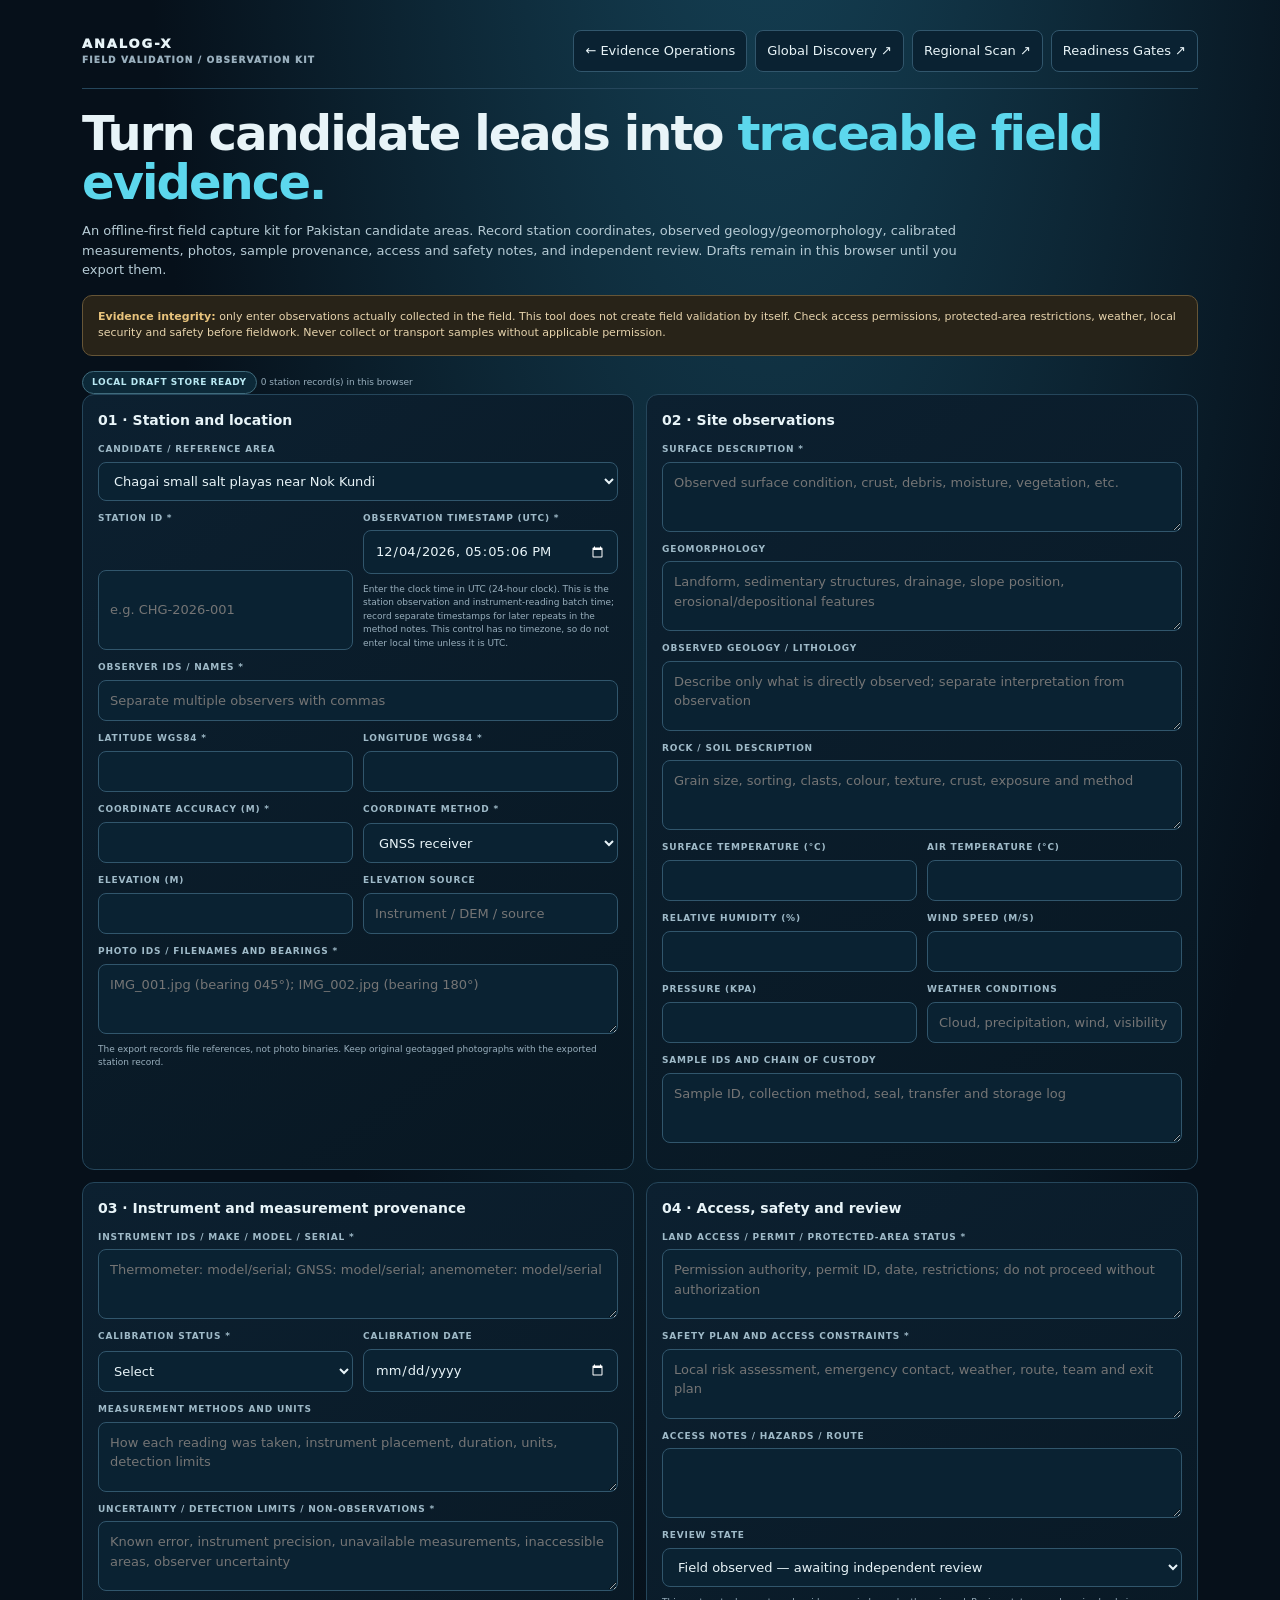
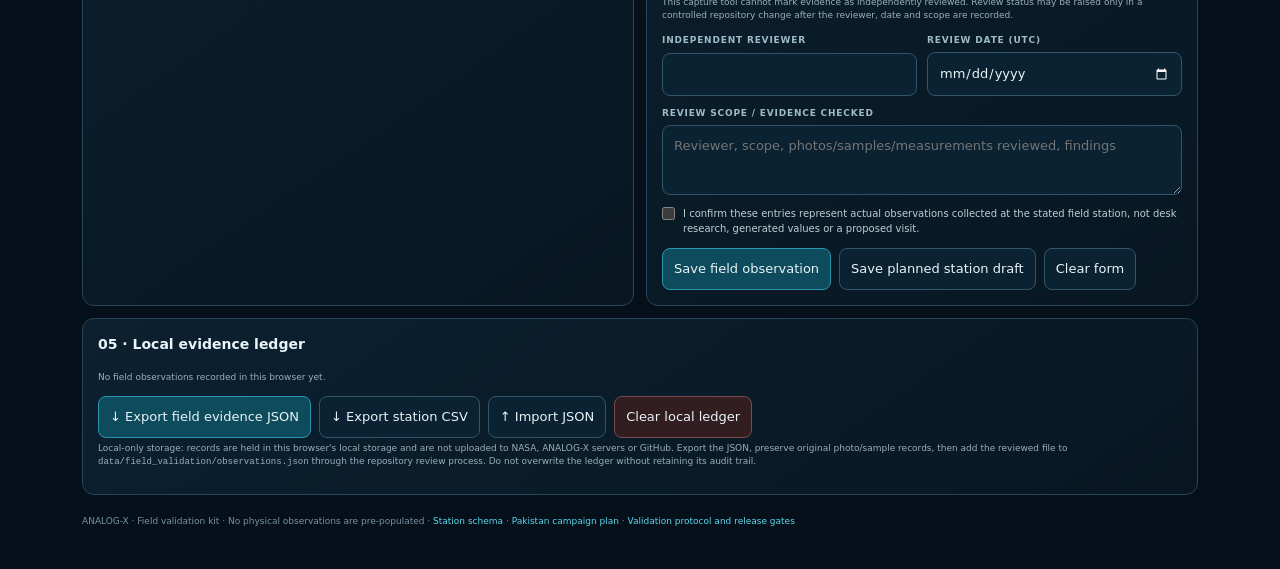
<file: field-validation.html>
<!doctype html>
<html lang="en">
<head>
<meta charset="utf-8"><meta name="viewport" content="width=device-width,initial-scale=1">
<title>Field Validation Kit | ANALOG-X</title>
<meta name="description" content="Offline-first field station capture for georeferenced, instrumented Pakistan planetary analog research candidates.">
<style>
:root{color-scheme:dark;--bg:#06101a;--panel:#0b1c2a;--line:#25465b;--text:#e8f4f8;--muted:#99afbd;--cyan:#5cd7ed;--mint:#78ddb9;--gold:#e8c37c;--red:#f09b90}
*{box-sizing:border-box}body{margin:0;background:radial-gradient(ellipse at 60% -20%,#16455a,#06101a 58%);color:var(--text);font:13px/1.5 Inter,system-ui,sans-serif}
.wrap{max-width:1160px;margin:auto;padding:22px}header{display:flex;justify-content:space-between;gap:12px;align-items:center;border-bottom:1px solid var(--line);padding:8px 0 16px}.brand{font-weight:950;letter-spacing:.15em}.brand small{display:block;color:var(--muted);font-size:9px;letter-spacing:.13em}.links{display:flex;flex-wrap:wrap;gap:8px}a{color:var(--cyan);text-decoration:none}a:hover{text-decoration:underline}
.btn,button,select,input,textarea{font:inherit;border:1px solid #31566c;background:#0a2232;color:var(--text);padding:10px 11px;border-radius:8px}.btn,button{cursor:pointer;text-decoration:none}.btn:hover,button:hover{border-color:var(--cyan)}h1{font-size:clamp(30px,4vw,48px);line-height:1.04;letter-spacing:-.04em;margin:20px 0 8px}.intro{color:#b6cbd5;max-width:900px}
.notice{padding:13px 15px;background:#282318;border:1px solid #665536;color:#e6d3ac;border-radius:10px;margin:15px 0;font-size:11px}.notice b{color:var(--gold)}
.grid{display:grid;grid-template-columns:1fr 1fr;gap:12px}.panel{background:linear-gradient(145deg,#0c2030,#081722);border:1px solid var(--line);border-radius:12px;padding:15px;min-width:0}.panel h2{font-size:14px;margin:0 0 12px}.field{display:grid;gap:5px;margin-bottom:11px}.field label{font-size:9px;color:#9fbac8;text-transform:uppercase;letter-spacing:.09em;font-weight:850}.field input,.field select,.field textarea{width:100%;min-width:0}.field textarea{min-height:70px;resize:vertical}.wide{grid-column:1/-1}.row{display:grid;grid-template-columns:1fr 1fr;gap:10px}.hint{font-size:9px;color:var(--muted);margin-top:4px}
.actions{display:flex;gap:8px;flex-wrap:wrap;margin-top:12px}.primary{background:#0e4b5c;border-color:#2a96ac}.warning{border-color:#876b3b;background:#312817}.danger{border-color:#7c4c4b;background:#321d21}
.check{display:flex;align-items:flex-start;gap:8px;color:#bdced5;font-size:10px;margin:9px 0}.check input{margin:1px 0 0}
.status{display:inline-flex;border:1px solid #3f6b7c;color:#b9e8f2;background:#0c2938;padding:4px 9px;border-radius:30px;font-size:9px;font-weight:850;letter-spacing:.06em;text-transform:uppercase}.status.good{color:var(--mint);border-color:#31715a;background:#102c25}.status.warn{color:var(--gold);border-color:#715b34;background:#2a2418}
.station-list{display:grid;gap:8px}.station{border:1px solid #2a4b5e;border-radius:9px;padding:10px;background:#0a1b28}.station b{display:block;font-size:11px}.station small{color:var(--muted);font-size:9px}.station button{padding:5px 8px;font-size:9px;margin-top:7px}
footer{padding:20px 0;color:#7893a2;font-size:9px}
@media(max-width:780px){.grid{grid-template-columns:1fr}.wide{grid-column:auto}}@media(max-width:540px){.wrap{padding:13px}.row{grid-template-columns:1fr}.links .btn{font-size:10px}}
</style>
</head>
<body>
<div class="wrap">
<header><div class="brand">ANALOG-X <small>FIELD VALIDATION / OBSERVATION KIT</small></div><div class="links"><a class="btn" href="./index.html">← Evidence Operations</a><a class="btn" href="./global-discovery.html">Global Discovery ↗</a><a class="btn" href="./discovery.html">Regional Scan ↗</a><a class="btn" href="./mission-readiness.html">Readiness Gates ↗</a></div></header>
<h1>Turn candidate leads into <span style="color:var(--cyan)">traceable field evidence.</span></h1>
<p class="intro">An offline-first field capture kit for Pakistan candidate areas. Record station coordinates, observed geology/geomorphology, calibrated measurements, photos, sample provenance, access and safety notes, and independent review. Drafts remain in this browser until you export them.</p>
<div class="notice"><b>Evidence integrity:</b> only enter observations actually collected in the field. This tool does not create field validation by itself. Check access permissions, protected-area restrictions, weather, local security and safety before fieldwork. Never collect or transport samples without applicable permission.</div>
<div class="statusline"><span class="status" id="storageStatus">Local draft store ready</span> <span class="hint" id="ledgerCount">0 field stations in this browser</span></div>
<div class="grid">
<section class="panel">
<h2>01 · Station and location</h2>
<div class="field"><label for="candidate">Candidate / reference area</label><select id="candidate"><option value="chagai_small_playas">Chagai small salt playas near Nok Kundi</option><option value="hamun_i_mashkel">Hamun-i-Mashkel / Kharan Basin</option><option value="koh_i_sultan">Koh-i-Sultan / Chagai</option><option value="hispar_glacier">Hispar Glacier / Karakoram</option></select></div>
<div class="row"><div class="field"><label for="station">Station ID *</label><input id="station" placeholder="e.g. CHG-2026-001" required></div><div class="field"><label for="date">Observation timestamp (UTC) *</label><input id="date" type="datetime-local" step="1" required><div class="hint">Enter the clock time in UTC (24-hour clock). This is the station observation and instrument-reading batch time; record separate timestamps for later repeats in the method notes. This control has no timezone, so do not enter local time unless it is UTC.</div></div></div>
<div class="field"><label for="observers">Observer IDs / names *</label><input id="observers" placeholder="Separate multiple observers with commas" required></div>
<div class="row"><div class="field"><label for="lat">Latitude WGS84 *</label><input id="lat" type="number" step="any" min="-90" max="90" required></div><div class="field"><label for="lon">Longitude WGS84 *</label><input id="lon" type="number" step="any" min="-180" max="180" required></div></div>
<div class="row"><div class="field"><label for="accuracy">Coordinate accuracy (m) *</label><input id="accuracy" type="number" min="0" step="any" required></div><div class="field"><label for="coordMethod">Coordinate method *</label><select id="coordMethod"><option>GNSS receiver</option><option>Survey-grade GNSS</option><option>Phone GPS</option><option>Total station / survey</option><option>Other (describe in uncertainty notes)</option></select></div></div>
<div class="row"><div class="field"><label for="elevation">Elevation (m)</label><input id="elevation" type="number" step="any"></div><div class="field"><label for="elevationSource">Elevation source</label><input id="elevationSource" placeholder="Instrument / DEM / source"></div></div>
<div class="field"><label for="photos">Photo IDs / filenames and bearings *</label><textarea id="photos" placeholder="IMG_001.jpg (bearing 045°); IMG_002.jpg (bearing 180°)" required></textarea><div class="hint">The export records file references, not photo binaries. Keep original geotagged photographs with the exported station record.</div></div>
</section>
<section class="panel">
<h2>02 · Site observations</h2>
<div class="field"><label for="surface">Surface description *</label><textarea id="surface" placeholder="Observed surface condition, crust, debris, moisture, vegetation, etc." required></textarea></div>
<div class="field"><label for="geomorph">Geomorphology</label><textarea id="geomorph" placeholder="Landform, sedimentary structures, drainage, slope position, erosional/depositional features"></textarea></div>
<div class="field"><label for="geology">Observed geology / lithology</label><textarea id="geology" placeholder="Describe only what is directly observed; separate interpretation from observation"></textarea></div>
<div class="field"><label for="soil">Rock / soil description</label><textarea id="soil" placeholder="Grain size, sorting, clasts, colour, texture, crust, exposure and method"></textarea></div>
<div class="row"><div class="field"><label for="surfaceTemp">Surface temperature (°C)</label><input id="surfaceTemp" type="number" step="any"></div><div class="field"><label for="airTemp">Air temperature (°C)</label><input id="airTemp" type="number" step="any"></div></div>
<div class="row"><div class="field"><label for="humidity">Relative humidity (%)</label><input id="humidity" type="number" min="0" max="100" step="any"></div><div class="field"><label for="wind">Wind speed (m/s)</label><input id="wind" type="number" min="0" step="any"></div></div>
<div class="row"><div class="field"><label for="pressure">Pressure (kPa)</label><input id="pressure" type="number" min="0" step="any"></div><div class="field"><label for="weather">Weather conditions</label><input id="weather" placeholder="Cloud, precipitation, wind, visibility"></div></div>
<div class="field"><label for="samples">Sample IDs and chain of custody</label><textarea id="samples" placeholder="Sample ID, collection method, seal, transfer and storage log"></textarea></div>
</section>
<section class="panel">
<h2>03 · Instrument and measurement provenance</h2>
<div class="field"><label for="instruments">Instrument IDs / make / model / serial *</label><textarea id="instruments" placeholder="Thermometer: model/serial; GNSS: model/serial; anemometer: model/serial" required></textarea></div>
<div class="row"><div class="field"><label for="calibration">Calibration status *</label><select id="calibration"><option value="">Select</option><option>Calibrated / certificate available</option><option>Field-check completed; details recorded</option><option>Not calibrated</option><option>Not applicable</option></select></div><div class="field"><label for="calibrationDate">Calibration date</label><input id="calibrationDate" type="date"></div></div>
<div class="field"><label for="methods">Measurement methods and units</label><textarea id="methods" placeholder="How each reading was taken, instrument placement, duration, units, detection limits"></textarea></div>
<div class="field"><label for="uncertainty">Uncertainty / detection limits / non-observations *</label><textarea id="uncertainty" placeholder="Known error, instrument precision, unavailable measurements, inaccessible areas, observer uncertainty" required></textarea></div>
</section>
<section class="panel">
<h2>04 · Access, safety and review</h2>
<div class="field"><label for="permission">Land access / permit / protected-area status *</label><textarea id="permission" placeholder="Permission authority, permit ID, date, restrictions; do not proceed without authorization" required></textarea></div>
<div class="field"><label for="safety">Safety plan and access constraints *</label><textarea id="safety" placeholder="Local risk assessment, emergency contact, weather, route, team and exit plan" required></textarea></div>
<div class="field"><label for="access">Access notes / hazards / route</label><textarea id="access"></textarea></div>
<div class="field"><label for="reviewStatus">Review state</label><select id="reviewStatus"><option value="field_observed_unreviewed">Field observed — awaiting independent review</option></select><div class="hint">This capture tool cannot mark evidence as independently reviewed. Review status may be raised only in a controlled repository change after the reviewer, date and scope are recorded.</div></div>
<div class="row"><div class="field"><label for="reviewer">Independent reviewer</label><input id="reviewer"></div><div class="field"><label for="reviewDate">Review date (UTC)</label><input id="reviewDate" type="date"></div></div>
<div class="field"><label for="reviewScope">Review scope / evidence checked</label><textarea id="reviewScope" placeholder="Reviewer, scope, photos/samples/measurements reviewed, findings"></textarea></div>
<label class="check"><input id="fieldConfirm" type="checkbox"> I confirm these entries represent actual observations collected at the stated field station, not desk research, generated values or a proposed visit.</label>
<div class="actions"><button class="primary" id="save" type="button">Save field observation</button><button id="draft" type="button">Save planned station draft</button><button id="reset" type="button">Clear form</button></div>
</section>
<section class="panel wide">
<h2>05 · Local evidence ledger</h2>
<div class="station-list" id="stations"><div class="hint">No field observations recorded in this browser yet.</div></div>
<div class="actions"><button class="primary" id="export" type="button">↓ Export field evidence JSON</button><button id="exportCsv" type="button">↓ Export station CSV</button><button id="importBtn" type="button">↑ Import JSON</button><input id="importFile" type="file" accept="application/json,.json" hidden><button class="danger" id="clearAll" type="button">Clear local ledger</button></div>
<p class="hint">Local-only storage: records are held in this browser's local storage and are not uploaded to NASA, ANALOG-X servers or GitHub. Export the JSON, preserve original photo/sample records, then add the reviewed file to <code>data/field_validation/observations.json</code> through the repository review process. Do not overwrite the ledger without retaining its audit trail.</p>
</section>
</div>
<footer>ANALOG-X · Field validation kit · No physical observations are pre-populated · <a href="./science/field_validation_protocol.json">Station schema</a> · <a href="./data/field_validation/campaign_plan.json">Pakistan campaign plan</a> · <a href="./docs/GLOBAL_DISCOVERY_AND_VALIDATION.md">Validation protocol and release gates</a></footer>
</div>
<script>
(function(){
"use strict";
const KEY="analogx-field-validation-v1";
const $=id=>document.getElementById(id);
const candidates={
 chagai_small_playas:"Chagai small salt playas near Nok Kundi",
 hamun_i_mashkel:"Hamun-i-Mashkel / Kharan Basin",
 koh_i_sultan:"Koh-i-Sultan / Chagai",
 hispar_glacier:"Hispar Glacier / Karakoram"
};
let records=[];
const val=id=>$(id).value.trim();
const number=id=>val(id)===""?null:Number(val(id));
const list=id=>val(id).split(/[;,]/).map(x=>x.trim()).filter(Boolean);
function status(text,kind){$("storageStatus").textContent=text;$("storageStatus").className="status "+(kind||"");}
function persist(){
 try{localStorage.setItem(KEY,JSON.stringify(records));status("Saved locally","good");}
 catch(e){status("Local save failed — export immediately","warn");}
 render();
}
function utcNowInput(){
 return new Date().toISOString().slice(0,19);
}
function toUtcIso(value){
 if(!value)return "";
 const normalized=value.length===16?value+":00":value;
 const parsed=new Date(normalized+"Z");
 return Number.isNaN(parsed.getTime())?"":parsed.toISOString();
}
function collect(review){
 const statusValue=review||val("reviewStatus");
 return {
  station_id:val("station"),
  candidate_id:val("candidate"),
  candidate_name:candidates[val("candidate")],
  date_utc:toUtcIso(val("date")),
  measurement_time_utc:toUtcIso(val("date")),
  observer_ids:list("observers"),
  latitude_wgs84:number("lat"),
  longitude_wgs84:number("lon"),
  coordinate_accuracy_m:number("accuracy"),
  coordinate_method:val("coordMethod"),
  elevation_m:number("elevation"),
  elevation_source:val("elevationSource"),
  photo_ids:list("photos"),
  surface_description:val("surface"),
  geomorphology:val("geomorph"),
  geology_observed:val("geology"),
  rock_or_soil_description:val("soil"),
  surface_temperature_c:number("surfaceTemp"),
  air_temperature_c:number("airTemp"),
  relative_humidity_pct:number("humidity"),
  wind_speed_m_s:number("wind"),
  pressure_kpa:number("pressure"),
  weather_conditions:val("weather"),
  sample_ids:list("samples"),
  sample_chain_of_custody:val("samples"),
  instrument_ids:list("instruments"),
  calibration_status:val("calibration"),
  calibration_date:val("calibrationDate"),
  measurement_methods:val("methods"),
  permission_status:val("permission"),
  safety_observations:val("safety"),
  access_constraints:val("access"),
  uncertainty_notes:val("uncertainty"),
  review_status:statusValue,
  independent_reviewer:val("reviewer"),
  review_date_utc:val("reviewDate"),
  review_scope:val("reviewScope"),
  source:"field-validation-kit",
  recorded_at_utc:new Date().toISOString()
 };
}
function validateCommon(r){
 const timestampPattern=/^\d{4}-\d{2}-\d{2}T\d{2}:\d{2}:\d{2}\.\d{3}Z$/;
 for(const key of ["date_utc","measurement_time_utc"])if(!timestampPattern.test(r[key])||!Number.isFinite(Date.parse(r[key])))return key+" must be a valid ISO 8601 UTC date-time ending in Z.";
 const required=["station_id","candidate_id","date_utc","measurement_time_utc","observer_ids","latitude_wgs84","longitude_wgs84","coordinate_accuracy_m","coordinate_method","surface_description","photo_ids","instrument_ids","calibration_status","uncertainty_notes","permission_status","safety_observations"];
 for(const key of required)if(r[key]===null||r[key]===""||(Array.isArray(r[key])&&!r[key].length))return "Required field missing: "+key;
 if(r.latitude_wgs84 < -90 || r.latitude_wgs84 > 90)return "Latitude must be between -90 and 90.";
 if(r.longitude_wgs84 < -180 || r.longitude_wgs84 > 180)return "Longitude must be between -180 and 180.";
 if(!Number.isFinite(r.coordinate_accuracy_m)||r.coordinate_accuracy_m<0)return "Coordinate accuracy must be zero or greater.";
 if(r.review_status==="independently_reviewed"&&(!r.independent_reviewer||!r.review_date_utc||!r.review_scope))return "Independent reviewer, review date and review scope are required.";
 return null;
}
function saveField(){
 if(!$("fieldConfirm").checked){alert("Confirm that these are real observations collected in the field before recording them.");return;}
 const r=collect();
 const error=validateCommon(r);if(error){alert(error);return;}
 if(records.some(x=>x.station_id===r.station_id)){alert("Station ID already exists. Edit or remove that record before saving.");return;}
 records.push(r);persist();$("station").value="";$("fieldConfirm").checked=false;alert("Field observation saved to this browser only. Export the JSON to preserve it.");
}
function saveDraft(){
 const r=collect("field_planned");
 if(!r.station_id){alert("Enter a station ID for the planned station draft.");return;}
 if(records.some(x=>x.station_id===r.station_id)){alert("Station ID already exists.");return;}
 records.push(r);persist();alert("Planned station draft saved. It is not field evidence.");
}
function render(){
 $("ledgerCount").textContent=records.length+" station record(s) in this browser";
 $("stations").innerHTML=records.length?records.map((r,i)=>'<div class="station"><b>'+escapeHtml(r.station_id)+' · '+escapeHtml(candidates[r.candidate_id]||r.candidate_id)+'</b><small>'+escapeHtml(r.review_status)+' · '+escapeHtml(r.date_utc||"date not set")+' · '+escapeHtml(String(r.latitude_wgs84??"—"))+', '+escapeHtml(String(r.longitude_wgs84??"—"))+'</small><br><button type="button" data-remove="'+i+'">Remove local record</button></div>').join(""):'<div class="hint">No field observations recorded in this browser yet.</div>';
 $("stations").querySelectorAll("[data-remove]").forEach(btn=>btn.addEventListener("click",()=>{records.splice(Number(btn.dataset.remove),1);persist();}));
}
function escapeHtml(s){return String(s).replace(/[&<>"']/g,c=>({"&":"&amp;","<":"&lt;",">":"&gt;",'"':"&quot;","'":"&#39;"}[c]));}
function download(name,body,type){
 const blob=new Blob([body],{type}),url=URL.createObjectURL(blob),a=document.createElement("a");a.href=url;a.download=name;a.click();URL.revokeObjectURL(url);
}
function exportJson(){
 const out={schema_version:"1.0.0",project:"ANALOG-X",status:records.some(x=>x.review_status==="independently_reviewed")?"field_reviewed":records.some(x=>x.review_status==="field_observed_unreviewed")?"field_observed_unreviewed":"not_started",exported_at_utc:new Date().toISOString(),observations:records,statement:"User-entered local field evidence; retain original photographs, sample logs and calibration documents. Not independently certified unless reviewer metadata is present."};
 download("analogx-field-observations.json",JSON.stringify(out,null,2),"application/json");
}
function exportCsv(){
 const keys=["station_id","candidate_id","date_utc","latitude_wgs84","longitude_wgs84","coordinate_accuracy_m","surface_temperature_c","air_temperature_c","relative_humidity_pct","wind_speed_m_s","pressure_kpa","review_status","independent_reviewer"];
 const csv=[keys.join(","),...records.map(r=>keys.map(k=>'"'+String(r[k]??"").replace(/"/g,'""')+'"').join(","))].join("\n");
 download("analogx-field-stations.csv",csv,"text/csv;charset=utf-8");
}
function importJson(file){
 const reader=new FileReader();reader.onload=()=>{
  try{
   const parsed=JSON.parse(reader.result),rows=parsed.observations;
   if(!Array.isArray(rows))throw new Error("Expected observations array");
   const ids=new Set(records.map(x=>x.station_id));
   for(const row of rows){if(!row.station_id||ids.has(row.station_id))throw new Error("Missing or duplicate station ID: "+row.station_id);const err=validateCommon(row);if(row.review_status!=="field_planned"&&err)throw new Error(row.station_id+": "+err);ids.add(row.station_id);}
   records=records.concat(rows);persist();alert("Imported "+rows.length+" station records into this browser.");
  }catch(e){alert("Import rejected: "+e.message);}
 };
 reader.readAsText(file);
}
$("date").value=utcNowInput();
$("save").addEventListener("click",saveField);
$("draft").addEventListener("click",saveDraft);
$("reset").addEventListener("click",()=>{document.querySelectorAll("input,textarea").forEach(x=>{if(x.type!=="checkbox"&&x.type!=="file")x.value="";});$("fieldConfirm").checked=false;$("date").value=utcNowInput();});
$("export").addEventListener("click",exportJson);
$("exportCsv").addEventListener("click",exportCsv);
$("importBtn").addEventListener("click",()=>$("importFile").click());
$("importFile").addEventListener("change",e=>{if(e.target.files[0])importJson(e.target.files[0]);e.target.value="";});
$("clearAll").addEventListener("click",()=>{if(confirm("Delete all station records stored locally in this browser? Export a backup first.")){records=[];persist();}});
try{records=JSON.parse(localStorage.getItem(KEY)||"[]");if(!Array.isArray(records))records=[];}catch{records=[];}
render();
})();
</script>
</body></html>
</file>
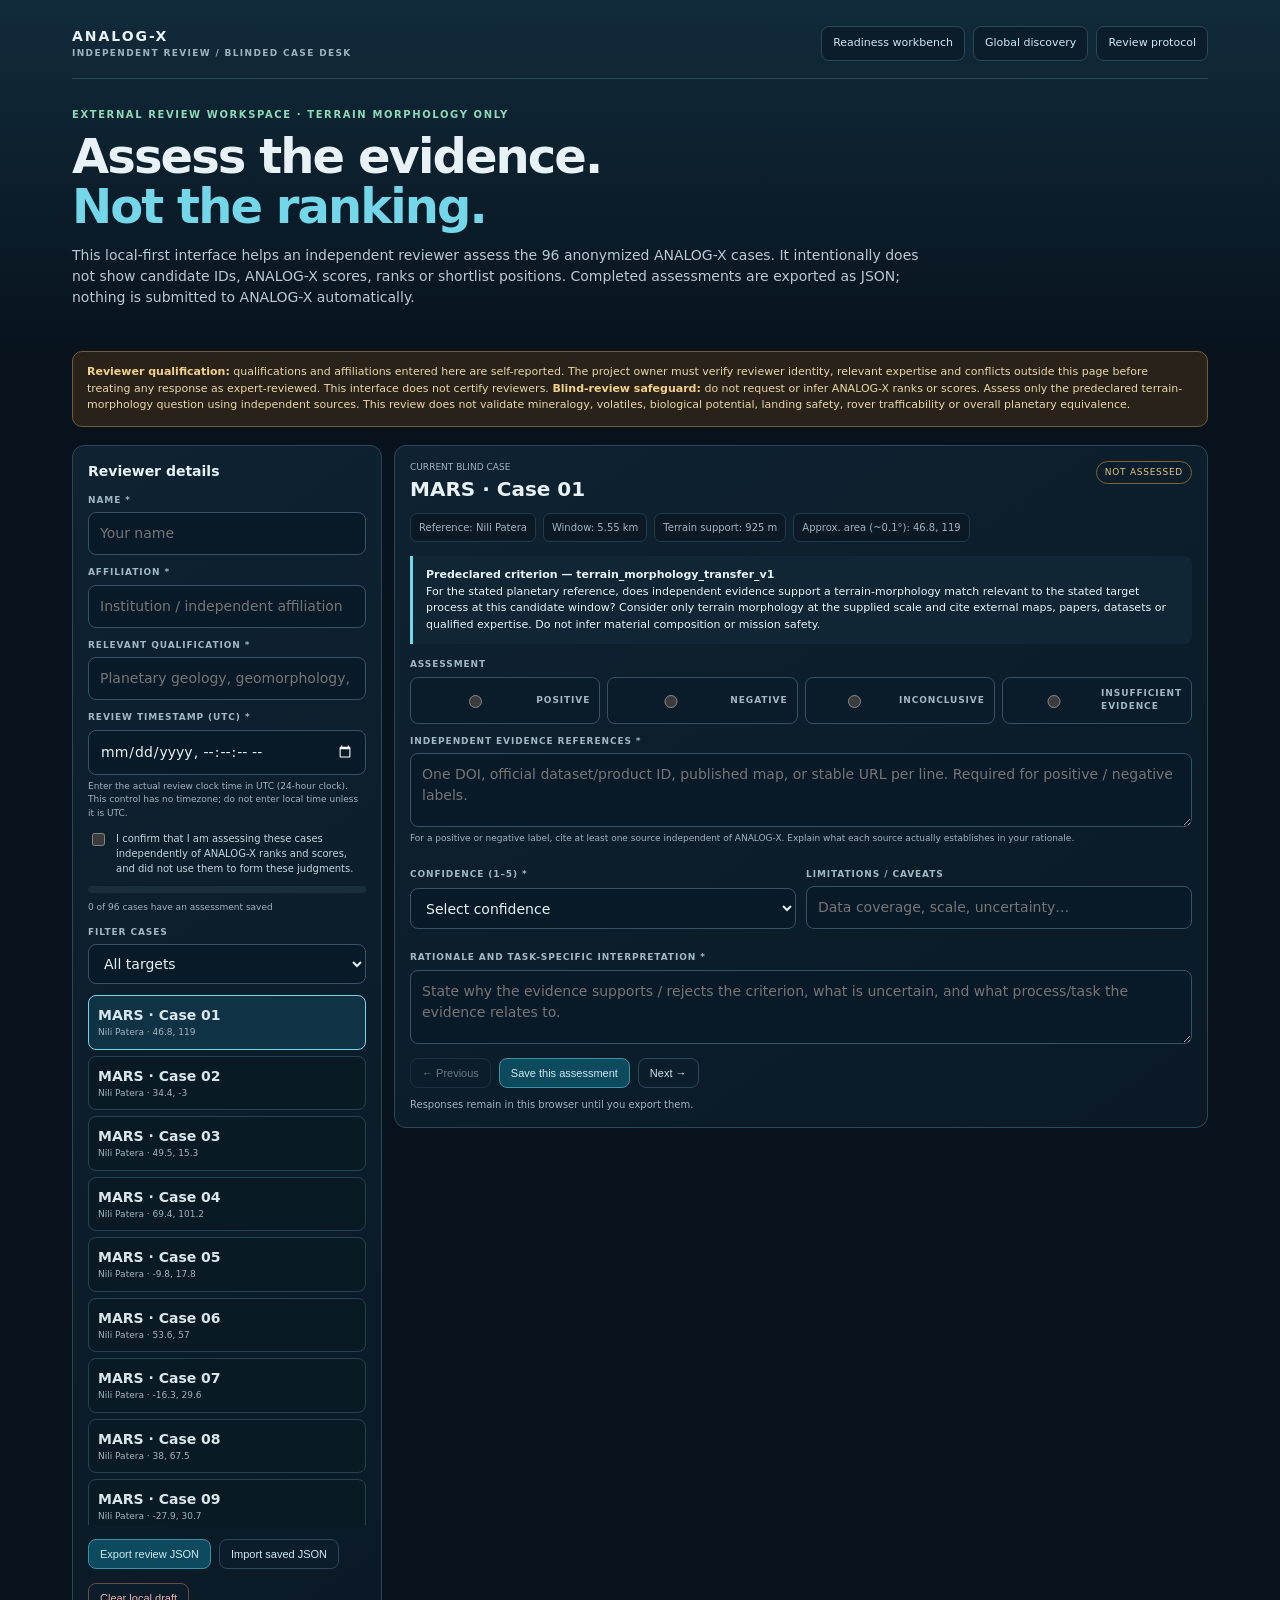
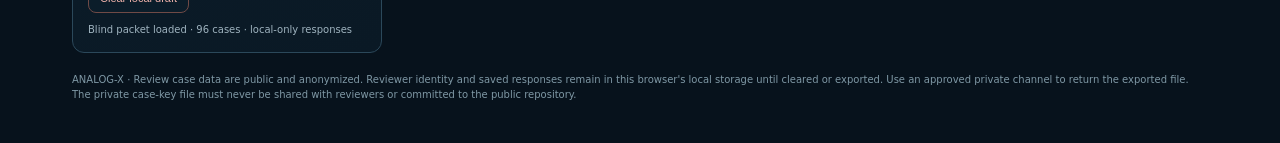
<file: independent-review.html>
<!doctype html>
<html lang="en">
<head>
<meta charset="utf-8"><meta name="viewport" content="width=device-width,initial-scale=1">
<title>Independent Reviewer Desk | ANALOG-X</title>
<meta name="description" content="Offline-first blinded reviewer workspace for the ANALOG-X terrain-morphology transferability cases.">
<style>
:root{color-scheme:dark;--bg:#07121c;--panel:#0e2030;--line:#2b485a;--text:#e8f2f6;--muted:#9fb3bf;--cyan:#74d6e9;--mint:#8bd9b7;--gold:#e5c27f;--red:#e29a91}
*{box-sizing:border-box}body{margin:0;background:linear-gradient(180deg,#112b3b 0,#07121c 360px);color:var(--text);font:14px/1.5 Inter,system-ui,sans-serif}a{color:var(--cyan);text-decoration:none}.wrap{max-width:1180px;margin:auto;padding:22px}.top{display:flex;justify-content:space-between;align-items:center;gap:12px;border-bottom:1px solid var(--line);padding:4px 0 17px}.brand{font-weight:900;letter-spacing:.14em}.brand small{display:block;font-size:9px;color:var(--muted);letter-spacing:.15em}.links{display:flex;gap:8px;flex-wrap:wrap}.links a,.btn{padding:8px 11px;border:1px solid var(--line);border-radius:8px;font-size:11px;color:#cde9ef;background:#0b1d2a}.hero{padding:28px 0 17px}.eyebrow{font-size:10px;font-weight:850;color:var(--mint);letter-spacing:.16em;text-transform:uppercase}.hero h1{font-size:clamp(30px,5vw,48px);line-height:1.05;letter-spacing:-.04em;margin:9px 0}.hero p{max-width:850px;color:#b8c9d2}.notice{background:#292218;border:1px solid #705c34;color:#ead6a8;border-radius:10px;padding:12px 14px;font-size:11px;margin:12px 0 18px}.notice b{color:#f3d18a}.layout{display:grid;grid-template-columns:310px minmax(0,1fr);gap:12px;align-items:start}.panel{background:linear-gradient(145deg,#0e2231,#0a1925);border:1px solid var(--line);border-radius:12px;padding:15px;min-width:0}.panel h2{font-size:14px;margin:0 0 12px}.field{display:grid;gap:5px;margin:11px 0}.field label{font-size:9px;font-weight:850;letter-spacing:.1em;text-transform:uppercase;color:#9fb8c4}.field input,.field select,.field textarea{width:100%;padding:10px 11px;border:1px solid #365366;border-radius:8px;background:#081a27;color:var(--text);font:inherit}.field textarea{min-height:74px;resize:vertical}.hint{font-size:9px;color:var(--muted)}.case-list{display:grid;gap:6px;max-height:530px;overflow:auto;margin-top:10px}.case-button{display:flex;justify-content:space-between;align-items:center;text-align:left;gap:8px;background:#0a1a25;border:1px solid #254253;border-radius:8px;padding:9px;color:#d9e6eb;font:inherit;cursor:pointer}.case-button.active{border-color:var(--cyan);background:#103245}.case-button small{display:block;color:var(--muted);font-size:9px}.case-button.done:after{content:"SAVED";color:var(--mint);font-size:8px;font-weight:900;letter-spacing:.1em}.progress{height:7px;background:#1a2d3a;border-radius:20px;overflow:hidden;margin:8px 0}.progress span{display:block;height:100%;background:#55c7ab;width:0}.case-head{display:flex;justify-content:space-between;gap:10px;align-items:flex-start}.case-head h2{font-size:20px;margin:0}.tag{font-size:9px;text-transform:uppercase;letter-spacing:.08em;border:1px solid var(--line);border-radius:20px;padding:4px 8px;color:#cbe1e8;white-space:nowrap}.tag.warn{border-color:#7b6338;color:var(--gold)}.case-meta{display:flex;gap:7px;flex-wrap:wrap;margin:9px 0 14px}.meta{font-size:10px;color:var(--muted);padding:6px 8px;background:#0a1924;border:1px solid #203b4a;border-radius:7px}.criterion{border-left:3px solid var(--cyan);background:#102635;padding:11px 13px;border-radius:0 8px 8px 0;font-size:11px;margin:14px 0}.labels{display:grid;grid-template-columns:repeat(4,1fr);gap:7px}.choice{border:1px solid #345264;border-radius:8px;padding:9px;background:#0a1c29;display:flex;align-items:center;gap:7px;font-size:10px;cursor:pointer}.choice input{accent-color:#62c7df}.row{display:grid;grid-template-columns:1fr 1fr;gap:10px}.actions{display:flex;flex-wrap:wrap;gap:8px;margin-top:14px}.btn{cursor:pointer}.btn.primary{background:#0e4a5e;border-color:#3a91a6}.btn.danger{border-color:#704a46;color:#edb1a9}.btn:disabled{opacity:.45;cursor:not-allowed}.status{font-size:10px;color:var(--muted);margin-top:9px;min-height:15px}.checkline{display:flex;align-items:flex-start;gap:8px;color:#c4d4db;font-size:10px;margin:10px 0}.checkline input{margin-top:2px;accent-color:#73d6e9}.foot{color:#7f98a5;font-size:10px;padding:19px 0}.hidden{display:none!important}
@media(max-width:850px){.layout{grid-template-columns:1fr}.case-list{max-height:260px}.labels{grid-template-columns:1fr 1fr}}
@media(max-width:540px){.wrap{padding:13px}.top{flex-direction:column;align-items:flex-start}.row{grid-template-columns:1fr}.labels{grid-template-columns:1fr 1fr}}
</style>
</head>
<body><div class="wrap">
<header class="top"><div class="brand">ANALOG-X <small>INDEPENDENT REVIEW / BLINDED CASE DESK</small></div><nav class="links"><a href="./mission-readiness.html">Readiness workbench</a><a href="./global-discovery.html">Global discovery</a><a href="./docs/INDEPENDENT_LABEL_VALIDATION_PROTOCOL.md">Review protocol</a></nav></header>
<section class="hero"><div class="eyebrow">External review workspace · terrain morphology only</div><h1>Assess the evidence.<br><span style="color:var(--cyan)">Not the ranking.</span></h1><p>This local-first interface helps an independent reviewer assess the 96 anonymized ANALOG-X cases. It intentionally does not show candidate IDs, ANALOG-X scores, ranks or shortlist positions. Completed assessments are exported as JSON; nothing is submitted to ANALOG-X automatically.</p></section>
<div class="notice"><b>Reviewer qualification:</b> qualifications and affiliations entered here are self-reported. The project owner must verify reviewer identity, relevant expertise and conflicts outside this page before treating any response as expert-reviewed. This interface does not certify reviewers. <b>Blind-review safeguard:</b> do not request or infer ANALOG-X ranks or scores. Assess only the predeclared terrain-morphology question using independent sources. This review does not validate mineralogy, volatiles, biological potential, landing safety, rover trafficability or overall planetary equivalence.</div>
<div class="layout">
<aside class="panel">
<h2>Reviewer details</h2>
<div class="field"><label for="reviewerName">Name *</label><input id="reviewerName" autocomplete="name" placeholder="Your name"></div>
<div class="field"><label for="reviewerAffiliation">Affiliation *</label><input id="reviewerAffiliation" placeholder="Institution / independent affiliation"></div>
<div class="field"><label for="reviewerQualification">Relevant qualification *</label><input id="reviewerQualification" placeholder="Planetary geology, geomorphology, etc."></div>
<div class="field"><label for="reviewDate">Review timestamp (UTC) *</label><input id="reviewDate" type="datetime-local" step="1"><div class="hint">Enter the actual review clock time in UTC (24-hour clock). This control has no timezone; do not enter local time unless it is UTC.</div></div>
<label class="checkline"><input id="independent" type="checkbox"><span>I confirm that I am assessing these cases independently of ANALOG-X ranks and scores, and did not use them to form these judgments.</span></label>
<div class="progress"><span id="progressBar"></span></div><div class="hint" id="progressText">0 of 96 cases saved</div>
<div class="field"><label for="targetFilter">Filter cases</label><select id="targetFilter"><option value="all">All targets</option><option value="moon">Moon</option><option value="mars">Mars</option></select></div>
<div id="caseList" class="case-list"><div class="hint">Loading blind case packet…</div></div>
<div class="actions"><button class="btn primary" id="exportButton" type="button">Export review JSON</button><button class="btn" id="importButton" type="button">Import saved JSON</button><input type="file" id="importFile" accept="application/json,.json" class="hidden"></div>
<div class="actions"><button class="btn danger" id="clearButton" type="button">Clear local draft</button></div>
<div class="status" id="globalStatus">Preparing reviewer packet…</div>
</aside>
<main class="panel">
<div class="case-head"><div><div class="hint">CURRENT BLIND CASE</div><h2 id="caseTitle">Loading…</h2></div><span class="tag warn" id="caseState">Not assessed</span></div>
<div class="case-meta" id="caseMeta"></div>
<div class="criterion"><b>Predeclared criterion — terrain_morphology_transfer_v1</b><br>For the stated planetary reference, does independent evidence support a terrain-morphology match relevant to the stated target process at this candidate window? Consider only terrain morphology at the supplied scale and cite external maps, papers, datasets or qualified expertise. Do not infer material composition or mission safety.</div>
<div class="field"><label>Assessment</label><div class="labels">
<label class="choice"><input type="radio" name="label" value="positive"> Positive</label>
<label class="choice"><input type="radio" name="label" value="negative"> Negative</label>
<label class="choice"><input type="radio" name="label" value="inconclusive"> Inconclusive</label>
<label class="choice"><input type="radio" name="label" value="insufficient_evidence"> Insufficient evidence</label>
</div></div>
<div class="field"><label for="evidence">Independent evidence references *</label><textarea id="evidence" placeholder="One DOI, official dataset/product ID, published map, or stable URL per line. Required for positive / negative labels."></textarea><div class="hint">For a positive or negative label, cite at least one source independent of ANALOG-X. Explain what each source actually establishes in your rationale.</div></div>
<div class="row">
<div class="field"><label for="confidence">Confidence (1–5) *</label><select id="confidence"><option value="">Select confidence</option><option value="1">1 · Very low</option><option value="2">2 · Low</option><option value="3">3 · Moderate</option><option value="4">4 · High</option><option value="5">5 · Very high</option></select></div>
<div class="field"><label for="limitations">Limitations / caveats</label><input id="limitations" placeholder="Data coverage, scale, uncertainty…"></div>
</div>
<div class="field"><label for="rationale">Rationale and task-specific interpretation *</label><textarea id="rationale" placeholder="State why the evidence supports / rejects the criterion, what is uncertain, and what process/task the evidence relates to."></textarea></div>
<div class="actions"><button class="btn" id="previousButton" type="button">← Previous</button><button class="btn primary" id="saveButton" type="button">Save this assessment</button><button class="btn" id="nextButton" type="button">Next →</button></div>
<div class="status" id="caseStatus">Responses remain in this browser until you export them.</div>
</main>
</div>
<footer class="foot">ANALOG-X · Review case data are public and anonymized. Reviewer identity and saved responses remain in this browser's local storage until cleared or exported. Use an approved private channel to return the exported file. The private case-key file must never be shared with reviewers or committed to the public repository.</footer>
</div>
<script>
"use strict";
const $=id=>document.getElementById(id);
const DRAFT_KEY="analogx-independent-review-draft-v1";
const REVIEW_VERSION="terrain_morphology_transfer_v1";
let basePacket=null,packet=null,current=0;
const esc=s=>String(s??"").replace(/[&<>"']/g,c=>({"&":"&amp;","<":"&lt;",">":"&gt;",'"':"&quot;","'":"&#39;"}[c]));
function today(){return new Date().toISOString().slice(0,10);}
function toUtcIso(value){
 if(!value||!/^\d{4}-\d{2}-\d{2}T\d{2}:\d{2}(?::\d{2})?$/.test(value))return "";
 const normalized=value.length===16?value+":00":value;
 const parsed=new Date(normalized+"Z");
 if(Number.isNaN(parsed.getTime())||parsed.toISOString().slice(0,19)!==normalized)return "";
 return parsed.toISOString();
}
function validUtcIso(value){return typeof value==="string"&&/^\d{4}-\d{2}-\d{2}T\d{2}:\d{2}:\d{2}\.\d{3}Z$/.test(value)&&Number.isFinite(Date.parse(value));}
function selectedLabel(){const x=document.querySelector('input[name="label"]:checked');return x?x.value:"";}
function loadIdentity(){const d=JSON.parse(localStorage.getItem(DRAFT_KEY)||"{}");$("reviewerName").value=d.reviewerName||"";$("reviewerAffiliation").value=d.reviewerAffiliation||"";$("reviewerQualification").value=d.reviewerQualification||"";$("reviewDate").value=typeof d.reviewDate==="string"&&/^\d{4}-\d{2}-\d{2}T\d{2}:\d{2}(?::\d{2})?$/.test(d.reviewDate)?d.reviewDate:"";$("independent").checked=!!d.independent;}
function identity(){return {reviewerName:$("reviewerName").value.trim(),reviewerAffiliation:$("reviewerAffiliation").value.trim(),reviewerQualification:$("reviewerQualification").value.trim(),reviewDate:$("reviewDate").value,independent:$("independent").checked};}
function persist(){const d=identity();d.packet=packet;localStorage.setItem(DRAFT_KEY,JSON.stringify(d));}
function updateProgress(){
 const cases=packet?.cases||[],saved=cases.filter(c=>c.independent_review&&c.independent_review.label).length;
 $("progressBar").style.width=(cases.length?saved/cases.length*100:0)+"%";
 $("progressText").textContent=saved+" of "+cases.length+" cases have an assessment saved";
 $("globalStatus").textContent="Local draft only · "+saved+" labels entered";
}
function renderList(){
 const filter=$("targetFilter").value;
 const visible=(packet?.cases||[]).map((c,i)=>({...c,index:i})).filter(c=>filter==="all"||c.target===filter);
 $("caseList").innerHTML=visible.map(c=>{
  const done=!!c.independent_review?.label;
  return '<button type="button" class="case-button '+(c.index===current?"active ":"")+(done?"done":"")+'" data-index="'+c.index+'"><span><b>'+esc(c.target.toUpperCase())+' · Case '+String(c.index+1).padStart(2,"0")+'</b><small>'+esc(c.reference_profile||"Reference target")+' · '+esc(c.location?.latitude_wgs84_deg)+', '+esc(c.location?.longitude_wgs84_deg)+'</small></span></button>';
 }).join("");
 $("caseList").querySelectorAll("[data-index]").forEach(b=>b.addEventListener("click",()=>{if(!saveCurrent())return;current=Number(b.dataset.index);loadCase();}));
 updateProgress();
}
function saveIdentityOnly(){const d=identity();const old=JSON.parse(localStorage.getItem(DRAFT_KEY)||"{}");Object.assign(old,d);old.packet=packet;localStorage.setItem(DRAFT_KEY,JSON.stringify(old));}
function loadCase(){
 const c=packet.cases[current];if(!c)return;
 const review=c.independent_review||{};
 $("caseTitle").textContent=(c.target||"").toUpperCase()+" · Case "+String(current+1).padStart(2,"0");
 $("caseMeta").innerHTML=[
  "Reference: "+(c.reference_profile||"Not stated"),
  "Window: "+(c.analysis_window_km||"—")+" km",
  "Terrain support: "+(c.analysis_support_m||"—")+" m",
  "Approx. area (~0.1°): "+(c.location?.latitude_wgs84_deg??"—")+", "+(c.location?.longitude_wgs84_deg??"—")
 ].map(x=>'<span class="meta">'+esc(x)+'</span>').join("");
 $("caseState").textContent=review.label?review.label.replaceAll("_"," "):"Not assessed";
 const label=review.label||"";
 document.querySelectorAll('input[name="label"]').forEach(x=>x.checked=x.value===label);
 $("evidence").value=(review.evidence_refs||[]).join("\n");
 $("confidence").value=review.confidence_1_to_5?String(review.confidence_1_to_5):"";
 $("limitations").value=(review.limitations||[]).join("; ");
 $("rationale").value=review.rationale||"";
 $("previousButton").disabled=current===0;$("nextButton").disabled=current===packet.cases.length-1;
 $("caseStatus").textContent=review.label?"Saved locally; re-save after changes.":"Responses remain in this browser until you export them.";
 renderList();
}
function saveCurrent(){
 const c=packet.cases[current],d=identity(),label=selectedLabel(),refs=$("evidence").value.split(/\n|;/).map(x=>x.trim()).filter(Boolean);
 if(!label){
  const hasPartial=refs.length||$("rationale").value.trim()||$("limitations").value.trim();
  if(hasPartial){$("caseStatus").textContent="Choose a response or clear the unsaved notes before moving to another case.";return false;}
  saveIdentityOnly();$("caseStatus").textContent="No assessment saved for this case; you can return to it later.";return true;
 }
 if(!d.reviewerName||!d.reviewerAffiliation||!d.reviewerQualification||!d.reviewDate){$("caseStatus").textContent="Complete reviewer name, affiliation, qualification and UTC date first.";return false;}
 if(!d.independent){$("caseStatus").textContent="Confirm independence from ANALOG-X scores before saving.";return false;}
 if(!["inconclusive","insufficient_evidence"].includes(label)&&!refs.length){$("caseStatus").textContent="Positive / negative assessments require at least one independent evidence reference.";return false;}
 if(!["inconclusive","insufficient_evidence"].includes(label)&&!$("confidence").value){$("caseStatus").textContent="Select a confidence value for a positive / negative assessment.";return false;}
 if(!$("rationale").value.trim()){$("caseStatus").textContent="Add a rationale, including the task and evidence limitations.";return false;}
 const date=toUtcIso(d.reviewDate);
 if(!date){$("caseStatus").textContent="Enter the actual review timestamp in UTC using the date-time control.";return false;}
 c.independent_review={
  label:label,criterion_version:REVIEW_VERSION,evidence_refs:refs,
  reviewer_name:d.reviewerName,reviewer_affiliation:d.reviewerAffiliation,
  reviewer_qualification:d.reviewerQualification,review_date_utc:date,
  confidence_1_to_5:Number($("confidence").value)||null,
  independent_of_analogx_score:true,rationale:$("rationale").value.trim(),
  limitations:$("limitations").value.split(";").map(x=>x.trim()).filter(Boolean)
 };
 persist();$("caseStatus").textContent="Assessment saved locally for this case. It has not been submitted or independently verified by ANALOG-X.";
 $("caseState").textContent=label.replaceAll("_"," ");renderList();return true;
}
function exportPacket(){
 if(!packet){return;}
 const invalid=packet.cases.filter(c=>{
  const r=c.independent_review||{};
  if(!["positive","negative"].includes(r.label))return false;
  return !r.reviewer_name||!r.reviewer_affiliation||!r.reviewer_qualification||r.criterion_version!==REVIEW_VERSION||!validUtcIso(r.review_date_utc)||!Array.isArray(r.evidence_refs)||!r.evidence_refs.length||r.evidence_refs.some(ref=>typeof ref!=="string"||!ref.trim())||!r.rationale||r.independent_of_analogx_score!==true||!Number.isInteger(r.confidence_1_to_5)||r.confidence_1_to_5<1||r.confidence_1_to_5>5;
 });
 if(invalid.length){$("globalStatus").textContent="Cannot export: "+invalid.length+" positive/negative case(s) are missing required reviewer provenance or evidence.";return;}
 const blob=new Blob([JSON.stringify(packet,null,2)+"\n"],{type:"application/json"});
 const url=URL.createObjectURL(blob),a=document.createElement("a");
 a.href=url;a.download="analogx-independent-review-response-"+today()+".json";document.body.appendChild(a);a.click();a.remove();URL.revokeObjectURL(url);
 $("globalStatus").textContent="Export created. Return the JSON through an approved private channel; do not share any private case key.";
}
async function init(){
 try{
  const response=await fetch("./data/validation/independent_analog_review_packet.json",{cache:"no-store"});
  if(!response.ok)throw new Error("Review packet could not be loaded (HTTP "+response.status+")");
  basePacket=await response.json();
  if(basePacket.review_version!==REVIEW_VERSION||!Array.isArray(basePacket.cases))throw new Error("Review packet schema/version mismatch");
  packet=JSON.parse(JSON.stringify(basePacket));
  loadIdentity();
  const saved=JSON.parse(localStorage.getItem(DRAFT_KEY)||"{}");
  if(saved.packet?.review_version===REVIEW_VERSION&&Array.isArray(saved.packet.cases)){
   const map=new Map(saved.packet.cases.map(c=>[c.review_case_id,c]));
   packet.cases=packet.cases.map(c=>map.has(c.review_case_id)?map.get(c.review_case_id):c);
  }
  current=0;loadCase();$("globalStatus").textContent="Blind packet loaded · "+packet.cases.length+" cases · local-only responses";
 }catch(e){$("caseTitle").textContent="Unable to load review packet";$("caseStatus").textContent=e.message;$("globalStatus").textContent=e.message;console.error(e);}
}
$("saveButton").addEventListener("click",saveCurrent);
$("previousButton").addEventListener("click",()=>{if(saveCurrent()&&current>0){current--;loadCase();}});
$("nextButton").addEventListener("click",()=>{if(saveCurrent()&&current<packet.cases.length-1){current++;loadCase();}});
$("exportButton").addEventListener("click",()=>{if(saveCurrent())exportPacket();});
$("targetFilter").addEventListener("change",renderList);
["reviewerName","reviewerAffiliation","reviewerQualification","reviewDate","independent"].forEach(id=>$(id).addEventListener("change",saveIdentityOnly));
$("importButton").addEventListener("click",()=>$("importFile").click());
$("importFile").addEventListener("change",async e=>{
 const file=e.target.files?.[0];if(!file)return;
 try{const incoming=JSON.parse(await file.text());if(incoming.review_version!==REVIEW_VERSION||!Array.isArray(incoming.cases))throw new Error("The selected file is not a matching ANALOG-X reviewer packet.");
 const known=new Set(packet.cases.map(c=>c.review_case_id));if(incoming.cases.some(c=>!known.has(c.review_case_id)))throw new Error("Packet contains unknown case IDs.");
 packet.cases=packet.cases.map(c=>incoming.cases.find(x=>x.review_case_id===c.review_case_id)||c);persist();loadCase();$("globalStatus").textContent="Saved review JSON merged into the local packet."; 
 }catch(err){$("globalStatus").textContent="Import failed: "+err.message;}e.target.value="";
});
$("clearButton").addEventListener("click",()=>{if(!confirm("Clear all reviewer details and saved case responses from this browser? This cannot be undone."))return;localStorage.removeItem(DRAFT_KEY);packet=JSON.parse(JSON.stringify(basePacket));current=0;loadIdentity();loadCase();$("globalStatus").textContent="Local review draft cleared.";});
init();
</script>
</body></html>
</file>
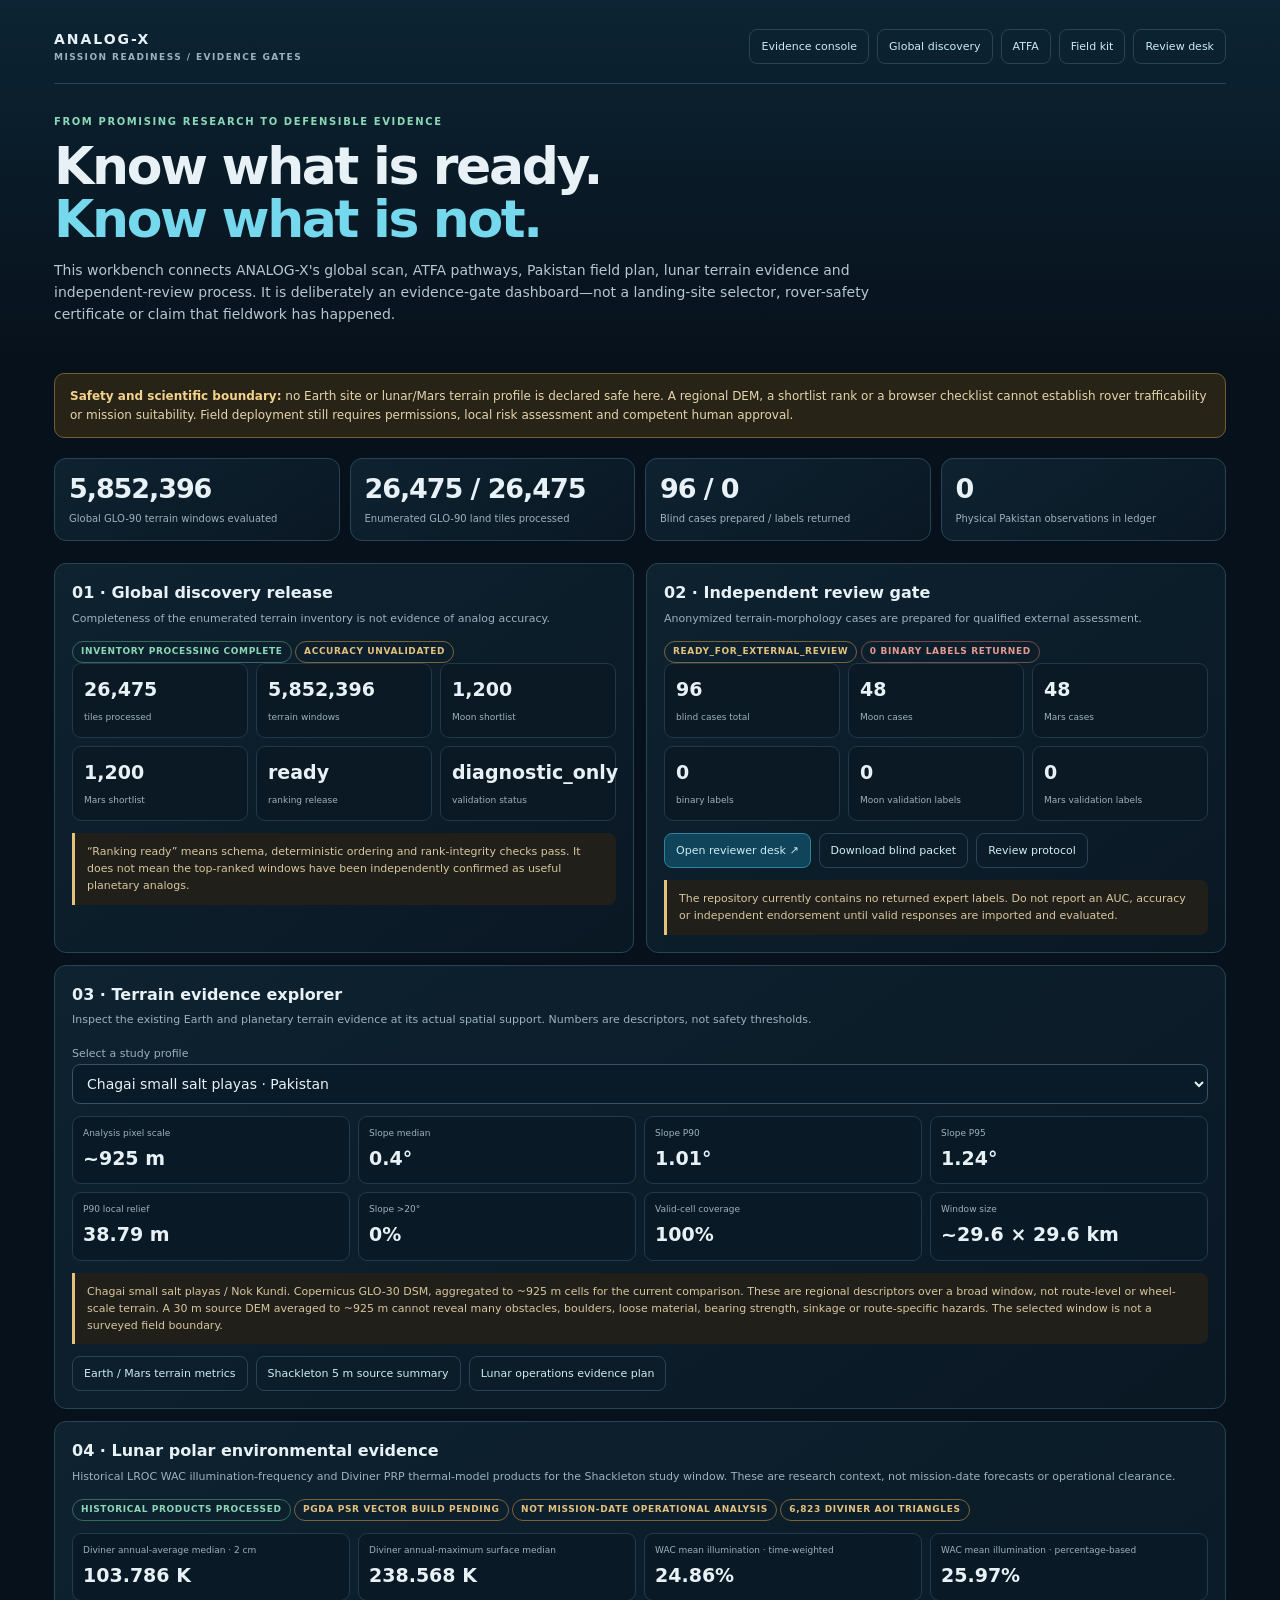
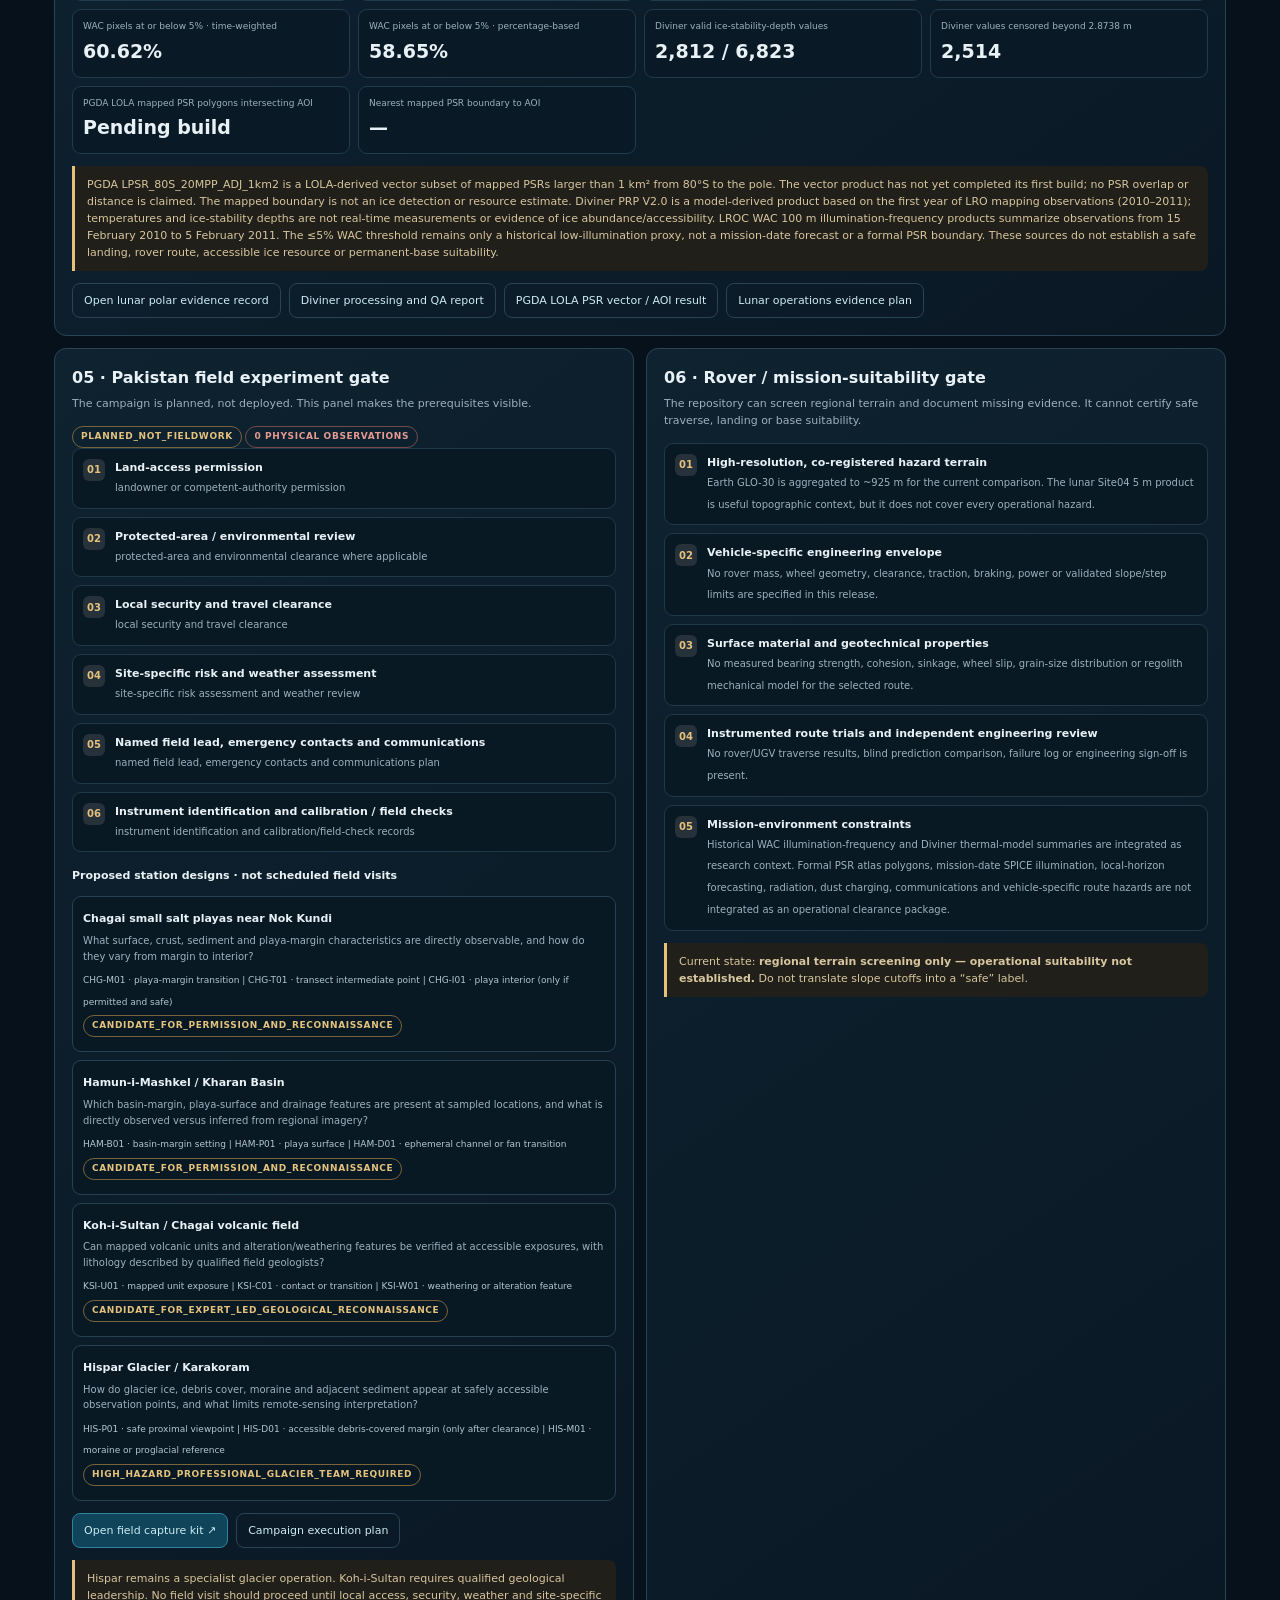
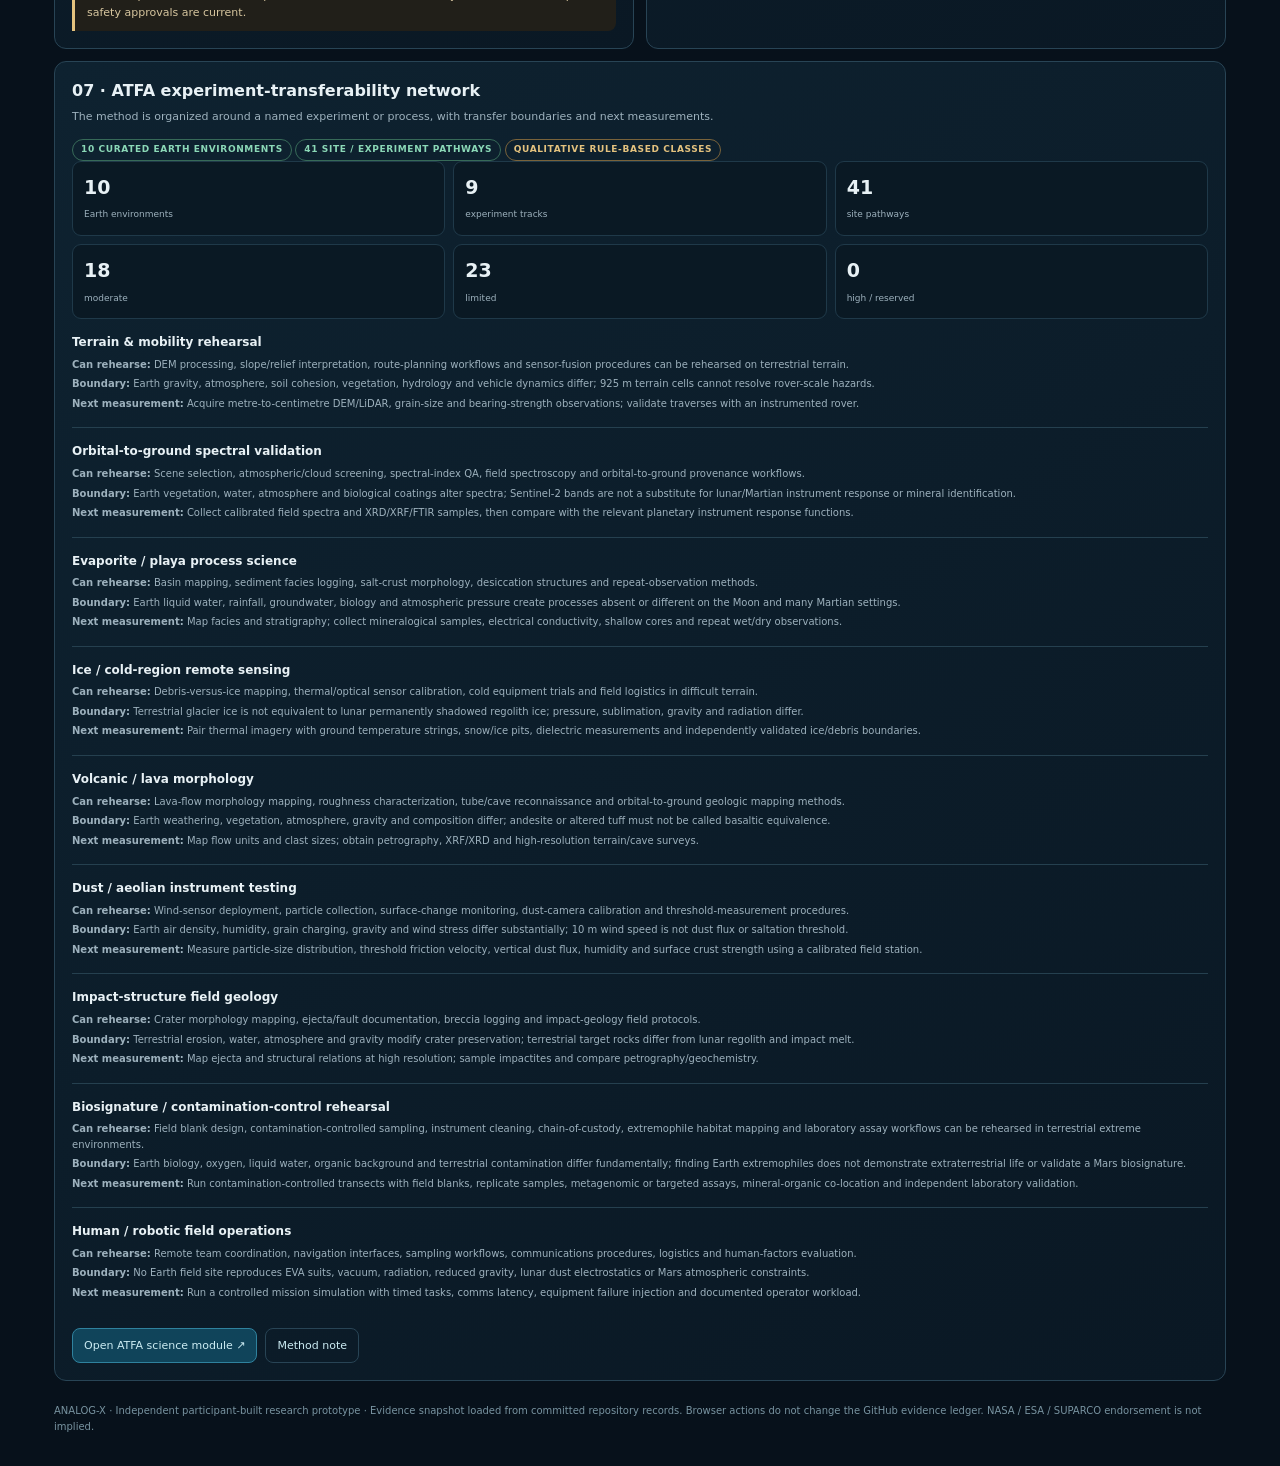
<file: mission-readiness.html>
<!doctype html>
<html lang="en">
<head>
<meta charset="utf-8"><meta name="viewport" content="width=device-width,initial-scale=1">
<title>Mission Readiness & Evidence Gates | ANALOG-X</title>
<meta name="description" content="Evidence-gated review of field validation, terrain screening, independent analog review and lunar/Mars operational readiness in ANALOG-X.">
<style>
:root{color-scheme:dark;--bg:#07111b;--panel:#0d1d2a;--line:#284455;--text:#e8f1f5;--muted:#9db1bd;--cyan:#75d8ec;--mint:#8bd8b7;--gold:#e4c27e;--red:#e49a91}
*{box-sizing:border-box}body{margin:0;background:linear-gradient(180deg,#0c2433 0,#07111b 360px);color:var(--text);font:14px/1.55 Inter,system-ui,sans-serif}a{color:var(--cyan);text-decoration:none}a:hover{text-decoration:underline}.wrap{max-width:1220px;margin:auto;padding:24px}.top{display:flex;justify-content:space-between;align-items:center;gap:14px;border-bottom:1px solid var(--line);padding:5px 0 18px}.brand{font-weight:900;letter-spacing:.14em}.brand small{display:block;color:var(--muted);font-size:9px;letter-spacing:.16em}.links{display:flex;gap:8px;flex-wrap:wrap}.links a,.action{border:1px solid var(--line);padding:8px 11px;border-radius:8px;color:#ccecf3;font-size:11px}.hero{padding:30px 0 22px}.eyebrow{color:var(--mint);font-size:10px;font-weight:850;letter-spacing:.16em;text-transform:uppercase}.hero h1{font-size:clamp(31px,5vw,52px);line-height:1.02;letter-spacing:-.045em;max-width:850px;margin:11px 0}.hero p{max-width:850px;color:#b6c7d0}.notice{border:1px solid #735e34;background:#282317;color:#e5d5ad;padding:13px 15px;border-radius:10px;font-size:12px;margin:12px 0 20px}.notice strong{color:#f2d28c}.stats{display:grid;grid-template-columns:repeat(4,minmax(0,1fr));gap:10px;margin:18px 0 22px}.stat,.panel{background:linear-gradient(145deg,#0e2230,#0a1824);border:1px solid var(--line);border-radius:12px}.stat{padding:14px}.stat b{display:block;font-size:27px;line-height:1.2;letter-spacing:-.04em}.stat span{display:block;color:var(--muted);font-size:10px;margin-top:5px}.grid{display:grid;grid-template-columns:repeat(2,minmax(0,1fr));gap:12px}.panel{padding:17px;min-width:0}.panel.wide{grid-column:1/-1}.panel h2{font-size:16px;margin:0 0 4px}.sub{color:var(--muted);font-size:11px;margin:0 0 14px}.tag{display:inline-flex;border:1px solid var(--line);border-radius:30px;padding:3px 8px;font-size:9px;font-weight:800;text-transform:uppercase;letter-spacing:.07em;color:#c5d9e1}.tag.good{color:var(--mint);border-color:#376a58}.tag.warn{color:var(--gold);border-color:#79633b}.tag.block{color:var(--red);border-color:#754b49}.kpis{display:grid;grid-template-columns:repeat(3,minmax(0,1fr));gap:8px}.kpi{padding:11px;background:#0a1924;border:1px solid #1f3949;border-radius:9px}.kpi b{font-size:19px;display:block}.kpi small{font-size:9px;color:var(--muted)}.select{width:100%;background:#091b28;border:1px solid #345364;color:var(--text);padding:10px;border-radius:8px;font:inherit}.metric-grid{display:grid;grid-template-columns:repeat(4,minmax(0,1fr));gap:8px;margin-top:12px}.metric{background:#091a26;border:1px solid #1f3b4c;border-radius:9px;padding:10px}.metric span{font-size:9px;color:var(--muted);display:block}.metric b{font-size:19px;display:block;margin-top:3px}.readout{border-left:3px solid var(--gold);background:#211f19;padding:10px 12px;color:#d7c69f;border-radius:0 8px 8px 0;font-size:11px;margin-top:12px}.gates{display:grid;gap:8px}.gate{display:flex;align-items:flex-start;gap:10px;padding:10px;background:#091923;border:1px solid #1f3948;border-radius:9px}.gate .n{width:22px;height:22px;border-radius:6px;display:grid;place-items:center;background:#26313a;color:var(--gold);font-size:10px;font-weight:900;flex:none}.gate b{font-size:11px;display:block}.gate small{color:var(--muted);font-size:10px}.track{border-top:1px solid #25404f;padding:12px 0}.track:first-of-type{border-top:0}.track b{font-size:12px}.track p{margin:4px 0;color:var(--muted);font-size:10px}.siteplans{display:grid;gap:8px;margin-top:12px}.siteplan{border:1px solid #254252;background:#091923;border-radius:9px;padding:10px}.siteplan b{font-size:11px}.siteplan p{font-size:10px;color:var(--muted);margin:4px 0}.siteplan small{font-size:9px;color:#b4c7d0}.actions{display:flex;gap:8px;flex-wrap:wrap;margin-top:12px}.action.primary{background:#10445a;border-color:#2f829e}.foot{color:#7893a0;font-size:10px;padding:22px 0 8px}.loading{color:var(--muted);font-size:11px}.error{color:var(--red);font-size:11px}
@media(max-width:850px){.stats{grid-template-columns:repeat(2,1fr)}.grid{grid-template-columns:1fr}.panel.wide{grid-column:auto}.metric-grid{grid-template-columns:repeat(2,1fr)}}
@media(max-width:520px){.wrap{padding:14px}.top{align-items:flex-start;flex-direction:column}.kpis{grid-template-columns:1fr 1fr}.metric-grid{grid-template-columns:1fr 1fr}}
</style>
</head>
<body>
<div class="wrap">
<header class="top"><div class="brand">ANALOG-X <small>MISSION READINESS / EVIDENCE GATES</small></div><nav class="links"><a href="./index.html">Evidence console</a><a href="./global-discovery.html">Global discovery</a><a href="./transferability.html">ATFA</a><a href="./field-validation.html">Field kit</a><a href="./independent-review.html">Review desk</a></nav></header>
<section class="hero"><div class="eyebrow">From promising research to defensible evidence</div><h1>Know what is ready.<br><span style="color:var(--cyan)">Know what is not.</span></h1><p>This workbench connects ANALOG-X's global scan, ATFA pathways, Pakistan field plan, lunar terrain evidence and independent-review process. It is deliberately an evidence-gate dashboard—not a landing-site selector, rover-safety certificate or claim that fieldwork has happened.</p></section>
<div class="notice"><strong>Safety and scientific boundary:</strong> no Earth site or lunar/Mars terrain profile is declared safe here. A regional DEM, a shortlist rank or a browser checklist cannot establish rover trafficability or mission suitability. Field deployment still requires permissions, local risk assessment and competent human approval.</div>
<section class="stats">
 <div class="stat"><b id="statWindows">—</b><span>Global GLO-90 terrain windows evaluated</span></div>
 <div class="stat"><b id="statTiles">—</b><span>Enumerated GLO-90 land tiles processed</span></div>
 <div class="stat"><b id="statReviews">—</b><span>Blind cases prepared / labels returned</span></div>
 <div class="stat"><b id="statField">—</b><span>Physical Pakistan observations in ledger</span></div>
</section>
<div class="grid">
<section class="panel"><h2>01 · Global discovery release</h2><p class="sub">Completeness of the enumerated terrain inventory is not evidence of analog accuracy.</p><div id="globalStatus" class="loading">Loading committed validation report…</div><div class="kpis" id="globalKpis"></div><div class="readout">“Ranking ready” means schema, deterministic ordering and rank-integrity checks pass. It does not mean the top-ranked windows have been independently confirmed as useful planetary analogs.</div></section>
<section class="panel"><h2>02 · Independent review gate</h2><p class="sub">Anonymized terrain-morphology cases are prepared for qualified external assessment.</p><div id="reviewStatus" class="loading">Loading review packet…</div><div class="kpis" id="reviewKpis"></div><div class="actions"><a class="action primary" href="./independent-review.html">Open reviewer desk ↗</a><a class="action" href="./data/validation/independent_analog_review_packet.json">Download blind packet</a><a class="action" href="./docs/INDEPENDENT_LABEL_VALIDATION_PROTOCOL.md">Review protocol</a></div><div class="readout">The repository currently contains no returned expert labels. Do not report an AUC, accuracy or independent endorsement until valid responses are imported and evaluated.</div></section>
<section class="panel wide"><h2>03 · Terrain evidence explorer</h2><p class="sub">Inspect the existing Earth and planetary terrain evidence at its actual spatial support. Numbers are descriptors, not safety thresholds.</p><label for="terrainSelect" class="sub">Select a study profile</label><select class="select" id="terrainSelect">
<option value="chagai_small_playas">Chagai small salt playas · Pakistan</option><option value="hamun_i_mashkel">Hamun-i-Mashkel · Pakistan</option><option value="koh_i_sultan">Koh-i-Sultan · Pakistan</option><option value="hispar_glacier">Hispar Glacier · Pakistan</option><option value="shackleton5m">Shackleton Rim / Site04 · Moon · 5 m product</option><option value="nili_patera">Nili Patera · Mars · MOLA</option>
</select><div id="terrainMetrics" class="metric-grid"><div class="loading">Loading terrain products…</div></div><div id="terrainContext" class="readout">Terrain interpretation will appear here.</div><div class="actions"><a class="action" href="./data/terrain/terrain_comparison.json">Earth / Mars terrain metrics</a><a class="action" href="./data/moon/shackleton_polar_evidence.json">Shackleton 5 m source summary</a><a class="action" href="./docs/LUNAR_SOUTH_POLE_OPERATIONS_EVIDENCE_PLAN.md">Lunar operations evidence plan</a></div></section>
<section class="panel wide"><h2>04 · Lunar polar environmental evidence</h2><p class="sub">Historical LROC WAC illumination-frequency and Diviner PRP thermal-model products for the Shackleton study window. These are research context, not mission-date forecasts or operational clearance.</p><div id="lunarPolarStatus" class="loading">Loading lunar polar evidence…</div><div id="lunarPolarMetrics" class="metric-grid"></div><div id="lunarPolarCaveats" class="readout">Historical products and their limits will appear here.</div><div class="actions"><a class="action" href="./data/moon/shackleton_polar_evidence.json">Open lunar polar evidence record</a><a class="action" href="./data/moon/diviner_prp_diagnostic/report.json">Diviner processing and QA report</a><a class="action" href="./data/moon/lola_psr_site_overlap.json">PGDA LOLA PSR vector / AOI result</a><a class="action" href="./docs/LUNAR_SOUTH_POLE_OPERATIONS_EVIDENCE_PLAN.md">Lunar operations evidence plan</a></div></section>
<section class="panel"><h2>05 · Pakistan field experiment gate</h2><p class="sub">The campaign is planned, not deployed. This panel makes the prerequisites visible.</p><div id="fieldStatus" class="loading">Loading campaign and observation ledger…</div><div class="gates" id="fieldGates"></div><h3 style="font-size:11px;margin:15px 0 6px">Proposed station designs · not scheduled field visits</h3><div id="fieldPlans" class="siteplans"></div><div class="actions"><a class="action primary" href="./field-validation.html">Open field capture kit ↗</a><a class="action" href="./docs/PAKISTAN_FIELD_CAMPAIGN_EXECUTION_PLAN.md">Campaign execution plan</a></div><div class="readout">Hispar remains a specialist glacier operation. Koh-i-Sultan requires qualified geological leadership. No field visit should proceed until local access, security, weather and site-specific safety approvals are current.</div></section>
<section class="panel"><h2>06 · Rover / mission-suitability gate</h2><p class="sub">The repository can screen regional terrain and document missing evidence. It cannot certify safe traverse, landing or base suitability.</p><div class="gates">
<div class="gate"><span class="n">01</span><div><b>High-resolution, co-registered hazard terrain</b><small>Earth GLO-30 is aggregated to ~925 m for the current comparison. The lunar Site04 5 m product is useful topographic context, but it does not cover every operational hazard.</small></div></div>
<div class="gate"><span class="n">02</span><div><b>Vehicle-specific engineering envelope</b><small>No rover mass, wheel geometry, clearance, traction, braking, power or validated slope/step limits are specified in this release.</small></div></div>
<div class="gate"><span class="n">03</span><div><b>Surface material and geotechnical properties</b><small>No measured bearing strength, cohesion, sinkage, wheel slip, grain-size distribution or regolith mechanical model for the selected route.</small></div></div>
<div class="gate"><span class="n">04</span><div><b>Instrumented route trials and independent engineering review</b><small>No rover/UGV traverse results, blind prediction comparison, failure log or engineering sign-off is present.</small></div></div>
<div class="gate"><span class="n">05</span><div><b>Mission-environment constraints</b><small>Historical WAC illumination-frequency and Diviner thermal-model summaries are integrated as research context. Formal PSR atlas polygons, mission-date SPICE illumination, local-horizon forecasting, radiation, dust charging, communications and vehicle-specific route hazards are not integrated as an operational clearance package.</small></div></div>
</div><div class="readout">Current state: <strong>regional terrain screening only — operational suitability not established.</strong> Do not translate slope cutoffs into a “safe” label.</div></section>
<section class="panel wide"><h2>07 · ATFA experiment-transferability network</h2><p class="sub">The method is organized around a named experiment or process, with transfer boundaries and next measurements.</p><div id="atfaStatus" class="loading">Loading ATFA science pack…</div><div class="kpis" id="atfaKpis"></div><div id="atfaTracks"></div><div class="actions"><a class="action primary" href="./transferability.html">Open ATFA science module ↗</a><a class="action" href="./docs/ANALOG_TRANSFERABILITY_AND_FAILURE_ANALYSIS.md">Method note</a></div></section>
</div>
<footer class="foot">ANALOG-X · Independent participant-built research prototype · Evidence snapshot loaded from committed repository records. Browser actions do not change the GitHub evidence ledger. NASA / ESA / SUPARCO endorsement is not implied.</footer>
</div>
<script>
"use strict";
const $=id=>document.getElementById(id);
const fmt=n=>Number.isFinite(Number(n))?Number(n).toLocaleString("en-US",{maximumFractionDigits:2}):"—";
const pct=n=>Number.isFinite(Number(n))?fmt(n)+"%":"—";
const esc=s=>String(s??"").replace(/[&<>"']/g,c=>({"&":"&amp;","<":"&lt;",">":"&gt;",'"':"&quot;","'":"&#39;"}[c]));
async function json(path){const r=await fetch(path,{cache:"no-store"});if(!r.ok)throw new Error(path+": HTTP "+r.status);return r.json();}
function metric(label,value){return '<div class="metric"><span>'+esc(label)+'</span><b>'+esc(value)+'</b></div>';}
function gate(n,title,detail){return '<div class="gate"><span class="n">'+n+'</span><div><b>'+esc(title)+'</b><small>'+esc(detail)+'</small></div></div>';}
let terrainData={},validationData={},fieldData={},campaignData={},reviewData={},atfaData={},lunarData={},lolaPsrData={};
function renderTerrain(){
 const id=$("terrainSelect").value;let m={},scale="",name="",context="";
 if(id==="shackleton5m"){
   const g=lunarData.grid_coverage||{},t=lunarData.terrain_metrics||{};
   name="Shackleton Rim / Site04, NASA PGDA LOLA product 78";
   m={"Native pixel scale":"5 m","Slope P90":fmt(t.slope_deg_source_lola_product?.p90)+"°","Slope >20°":pct(t.slope_fraction?.over_20_deg_percent),"P90 local relief":fmt(t["3x3_local_relief_m_15m_footprint"]?.p90)+" m","Interpolated terrain coverage":pct(g.terrain_coverage_percent),"Positive LOLA return support":pct(g.positive_return_coverage_percent),"Window pixels":fmt(t.elevation_m_moon_me_de421?.count)};
   scale="5 m source product; 3×3 relief footprint ~15 m.";
   context="This is the most spatially detailed terrain evidence currently integrated for the lunar candidate. Separate historical LROC WAC illumination-frequency and Diviner PRP thermal-model products are also summarized below. Important caveat: 100% interpolated elevation coverage is not the same as direct laser-return coverage; positive-return support is 9.154%. Slope/relief distributions are not probabilities of failure or safety bounds. Historical illumination is not a mission-date forecast, and the low-illumination proxy is not a formal PSR boundary. No rover traction or landing safety is established.";
 }else{
   const p=terrainData.earth_sites?.[id];
   if(id==="nili_patera"){
     const p=terrainData.planetary_target;
     name=p?.name||"Nili Patera / Mars";const x=p?.terrain_metrics||{};
     m={"Analysis pixel scale":"~925 m","Slope P90":fmt(x.slope_deg?.p90)+"°","Slope >20°":pct(x.slope_fraction?.over_20_deg_percent),"P90 local relief":fmt(x["3x3_local_relief_m"]?.p90)+" m","Observed-cell coverage":pct(x.coverage?.valid_percent),"Complete 3×3 neighborhoods":fmt(x.complete_3x3_neighbourhood_count),"Valid cells":fmt(x.valid_cell_count)+" / "+fmt(x.coverage?.total_cells)};
     scale="~925 m MOLA cells; selected ~30 km window.";
     context="Mars MOLA coverage is limited: only 50.53% of the selected window has observed cells and only 87 complete 3×3 neighborhoods support terrain derivatives. Treat these metrics as provisional regional context; do not infer rover-scale hazards or safety.";
   }else if(p){
     name=({chagai_small_playas:"Chagai small salt playas / Nok Kundi",hamun_i_mashkel:"Hamun-i-Mashkel / Kharan Basin",koh_i_sultan:"Koh-i-Sultan / Chagai",hispar_glacier:"Hispar Glacier / Karakoram"})[id]||id;
     const x=p.terrain_metrics||{};
     m={"Analysis pixel scale":"~925 m","Slope median":fmt(x.slope_deg?.median)+"°","Slope P90":fmt(x.slope_deg?.p90)+"°","Slope P95":fmt(x.slope_deg?.p95)+"°","P90 local relief":fmt(x["3x3_local_relief_m"]?.p90)+" m","Slope >20°":pct(x.slope_fraction?.over_20_deg_percent),"Valid-cell coverage":pct(x.coverage?.valid_percent),"Window size":"~29.6 × 29.6 km"};
     scale="Copernicus GLO-30 DSM, aggregated to ~925 m cells for the current comparison.";
     context="These are regional descriptors over a broad window, not route-level or wheel-scale terrain. A 30 m source DEM averaged to ~925 m cannot reveal many obstacles, boulders, loose material, bearing strength, sinkage or route-specific hazards. The selected window is not a surveyed field boundary.";
   }
 }
 $("terrainMetrics").innerHTML=Object.entries(m).map(([k,v])=>metric(k,v)).join("");
 $("terrainContext").textContent=name+". "+scale+" "+context;
}
function renderLunarPolar(){
 const diviner=lunarData.diviner_polar_resource_product||{};
 const avg=diviner.annual_average_temperature_2cm_below_surface?.kelvin||{};
 const maximum=diviner.annual_maximum_surface_temperature?.kelvin||{};
 const ice=diviner.water_ice_permafrost_stability_depth||{};
 const depth=ice.valid_depth_distribution||{};
 const illumination=lunarData.lroc_wac_illumination||{};
 const weighted=illumination.time_weighted||{};
 const percentage=illumination.percentage_based||{};
 const tw=weighted.illumination_percent||{};
 const pb=percentage.illumination_percent||{};
 const analysis=lolaPsrData.analysis||{};
 const nearest=(analysis.nearest_psrs_within_radius||[])[0]||null;
 const psrStatus=lolaPsrData.status||"awaiting_source_processing";
 const psrCount=analysis.intersecting_polygon_count_within_source;
 const nearestLabel=nearest
  ?fmt(nearest.distance_from_aoi_boundary_km)+" km from AOI edge"
  :(analysis.feature_count_in_source?"No mapped polygon within 50 km":"—");
 const psrCountLabel=psrStatus==="awaiting_source_processing"?"Pending build":fmt(psrCount);
 const metrics=[
  ["Diviner annual-average median · 2 cm",Number.isFinite(Number(avg.median))?Number(avg.median).toFixed(3)+" K":"—"],
  ["Diviner annual-maximum surface median",Number.isFinite(Number(maximum.median))?Number(maximum.median).toFixed(3)+" K":"—"],
  ["WAC mean illumination · time-weighted",pct(tw.mean)],
  ["WAC mean illumination · percentage-based",pct(pb.mean)],
  ["WAC pixels at or below 5% · time-weighted",pct(tw.pixels_at_or_below_5_percent_area_fraction)],
  ["WAC pixels at or below 5% · percentage-based",pct(pb.pixels_at_or_below_5_percent_area_fraction)],
  ["Diviner valid ice-stability-depth values",fmt(depth.count)+" / "+fmt(ice.selected_triangle_count)],
  ["Diviner values censored beyond 2.8738 m",fmt(ice.beyond_2_8738m_censored_count)],
  ["PGDA LOLA mapped PSR polygons intersecting AOI",psrCountLabel],
  ["Nearest mapped PSR boundary to AOI",nearestLabel]
 ];
 const psrBadge=psrStatus==="mapped_psr_intersects_study_window"
  ?'<span class="tag good">Mapped PSR overlap found</span>'
  :psrStatus==="no_source_psr_intersects_study_window"
   ?'<span class="tag warn">No &gt;1 km² mapped PSR overlap</span>'
   :'<span class="tag warn">PGDA PSR vector build pending</span>';
 $("lunarPolarStatus").innerHTML='<span class="tag good">Historical products processed</span> '+psrBadge+' <span class="tag warn">Not mission-date operational analysis</span> <span class="tag warn">'+fmt(diviner.aoi?.selected_triangle_count)+' Diviner AOI triangles</span>';
 $("lunarPolarMetrics").innerHTML=metrics.map(([label,value])=>metric(label,value)).join("");
 let psrCaveat="PGDA LPSR_80S_20MPP_ADJ_1km2 is a LOLA-derived vector subset of mapped PSRs larger than 1 km² from 80°S to the pole. ";
 if(psrStatus==="mapped_psr_intersects_study_window"){
  psrCaveat+="The computed polygon intersection identifies "+fmt(psrCount)+" mapped PSR polygon(s) intersecting this 29.6 km study window, with a clipped mapped overlap of "+fmt(analysis.overlap_area_total_km2)+" km². ";
 }else if(psrStatus==="no_source_psr_intersects_study_window"){
  psrCaveat+="No polygon in this >1 km² subset intersects the 29.6 km study window; smaller PSRs are not represented, so this is not evidence that no shadowed terrain exists. ";
 }else{
  psrCaveat+="The vector product has not yet completed its first build; no PSR overlap or distance is claimed. ";
 }
 $("lunarPolarCaveats").textContent=psrCaveat+"The mapped boundary is not an ice detection or resource estimate. Diviner PRP V2.0 is a model-derived product based on the first year of LRO mapping observations (2010–2011); temperatures and ice-stability depths are not real-time measurements or evidence of ice abundance/accessibility. LROC WAC 100 m illumination-frequency products summarize observations from 15 February 2010 to 5 February 2011. The ≤5% WAC threshold remains only a historical low-illumination proxy, not a mission-date forecast or a formal PSR boundary. These sources do not establish a safe landing, rover route, accessible ice resource or permanent-base suitability.";
}
function render(){
 const v=validationData,scan=v.global_scan||{},review=reviewData.cases||[],labels=v.independent_analog_label_validation?.targets||{},obs=fieldData.observations||[];
 $("statWindows").textContent=fmt(scan.candidate_windows_evaluated);
 $("statTiles").textContent=fmt(scan.tiles_processed)+" / "+fmt(scan.global_land_tile_inventory_total);
 const returned=review.filter(c=>["positive","negative"].includes(c.independent_review?.label)).length;
 $("statReviews").textContent=review.length+" / "+returned;
 $("statField").textContent=fmt(obs.length);
 $("globalStatus").innerHTML='<span class="tag good">Inventory processing complete</span> <span class="tag warn">Accuracy unvalidated</span>';
 $("globalKpis").innerHTML=[[fmt(scan.tiles_processed),"tiles processed"],[fmt(scan.candidate_windows_evaluated),"terrain windows"],[fmt(v.targets?.moon?.candidate_pool_size),"Moon shortlist"],[fmt(v.targets?.mars?.candidate_pool_size),"Mars shortlist"],[String(v.ranking_release?.status||"unknown"),"ranking release"],[String(v.status||"unknown"),"validation status"]].map(x=>'<div class="kpi"><b>'+esc(x[0])+'</b><small>'+esc(x[1])+'</small></div>').join("");
 $("reviewStatus").innerHTML='<span class="tag warn">'+esc(reviewData.status||"packet status unavailable")+'</span> <span class="tag block">'+returned+' binary labels returned</span>';
 $("reviewKpis").innerHTML='<div class="kpi"><b>'+review.length+'</b><small>blind cases total</small></div><div class="kpi"><b>'+review.filter(c=>c.target==="moon").length+'</b><small>Moon cases</small></div><div class="kpi"><b>'+review.filter(c=>c.target==="mars").length+'</b><small>Mars cases</small></div><div class="kpi"><b>'+returned+'</b><small>binary labels</small></div><div class="kpi"><b>'+fmt(labels.moon?.n_total||0)+'</b><small>Moon validation labels</small></div><div class="kpi"><b>'+fmt(labels.mars?.n_total||0)+'</b><small>Mars validation labels</small></div>';
 $("fieldStatus").innerHTML='<span class="tag warn">'+esc(campaignData.status||"campaign status unavailable")+'</span> <span class="tag '+(obs.length?"warn":"block")+'">'+obs.length+' physical observations</span>';
 const requirements=campaignData.governance?.no_fieldwork_without||[];
 const titles=["Land-access permission","Protected-area / environmental review","Local security and travel clearance","Site-specific risk and weather assessment","Named field lead, emergency contacts and communications","Instrument identification and calibration / field checks"];
 $("fieldGates").innerHTML=titles.map((x,i)=>gate(String(i+1).padStart(2,"0"),x,requirements[i]||"Required before field deployment")).join("");
 const plans=campaignData.candidate_campaigns||[];
 $("fieldPlans").innerHTML=plans.map(site=>'<div class="siteplan"><b>'+esc(site.site_name)+'</b><p>'+esc(site.research_question)+'</p><small>'+esc((site.station_design||[]).map(st=>st.station_id+" · "+st.station_type).join("  |  "))+'</small><p><span class="tag warn">'+esc(site.status||"planned")+'</span></p></div>').join("");
 const tests=(atfaData.sites||[]).flatMap(s=>(s.tests||[]).map(t=>({...t,site:s.name})));
 const counts={moderate:0,limited:0,high:0,unrated:0};tests.forEach(t=>counts[t.transferability]===undefined?counts.unrated++:counts[t.transferability]++);
 $("atfaStatus").innerHTML='<span class="tag good">'+(atfaData.site_count||0)+' curated Earth environments</span> <span class="tag good">'+tests.length+' site / experiment pathways</span> <span class="tag warn">Qualitative rule-based classes</span>';
 $("atfaKpis").innerHTML=[["10","Earth environments"],[fmt(Object.keys(atfaData.experiment_tracks||{}).length),"experiment tracks"],[fmt(tests.length),"site pathways"],[fmt(counts.moderate),"moderate"],[fmt(counts.limited),"limited"],[fmt(counts.high),"high / reserved"]].map(x=>'<div class="kpi"><b>'+esc(x[0])+'</b><small>'+esc(x[1])+'</small></div>').join("");
 $("atfaTracks").innerHTML=Object.entries(atfaData.experiment_tracks||{}).map(([id,t])=>'<div class="track"><b>'+esc(t.label)+'</b><p><strong>Can rehearse:</strong> '+esc(t.what_transfers)+'</p><p><strong>Boundary:</strong> '+esc(t.breaks)+'</p><p><strong>Next measurement:</strong> '+esc(t.next_measurement)+'</p></div>').join("");
}
async function init(){
 try{
  [terrainData,validationData,fieldData,campaignData,reviewData,atfaData,lunarData,lolaPsrData]=await Promise.all([
   json("./data/terrain/terrain_comparison.json"),json("./data/validation/quantitative_validation.json"),
   json("./data/field_validation/observations.json"),json("./data/field_validation/campaign_plan.json"),
   json("./data/validation/independent_analog_review_packet.json"),json("./data/transferability/transferability.json"),
   json("./data/moon/shackleton_polar_evidence.json"),json("./data/moon/lola_psr_site_overlap.json")
  ]);
  render();renderTerrain();renderLunarPolar();
 }catch(e){$("globalStatus").innerHTML='<span class="error">Could not load a committed evidence file: '+esc(e.message)+'. Connect once or open the repository source.</span>';console.error(e);}
}
$("terrainSelect").addEventListener("change",renderTerrain);
init();
</script>
</body></html>
</file>
